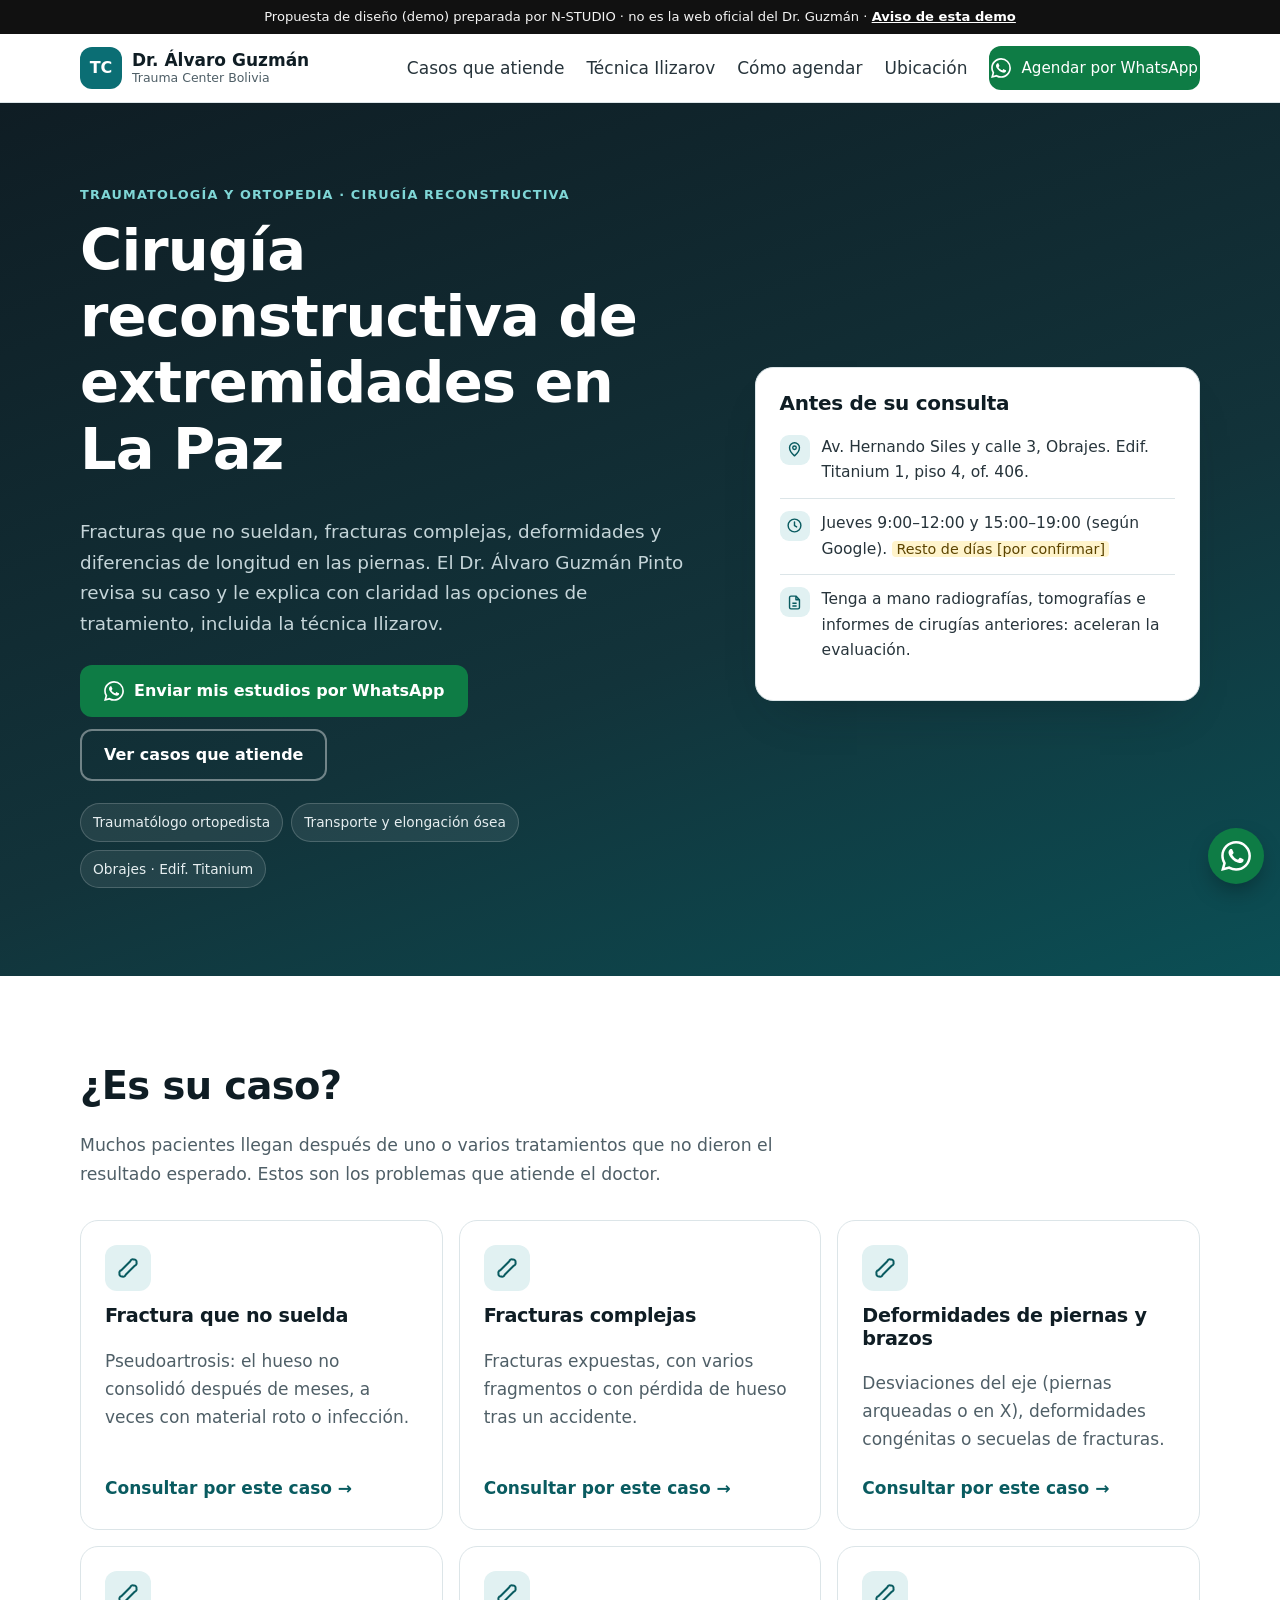
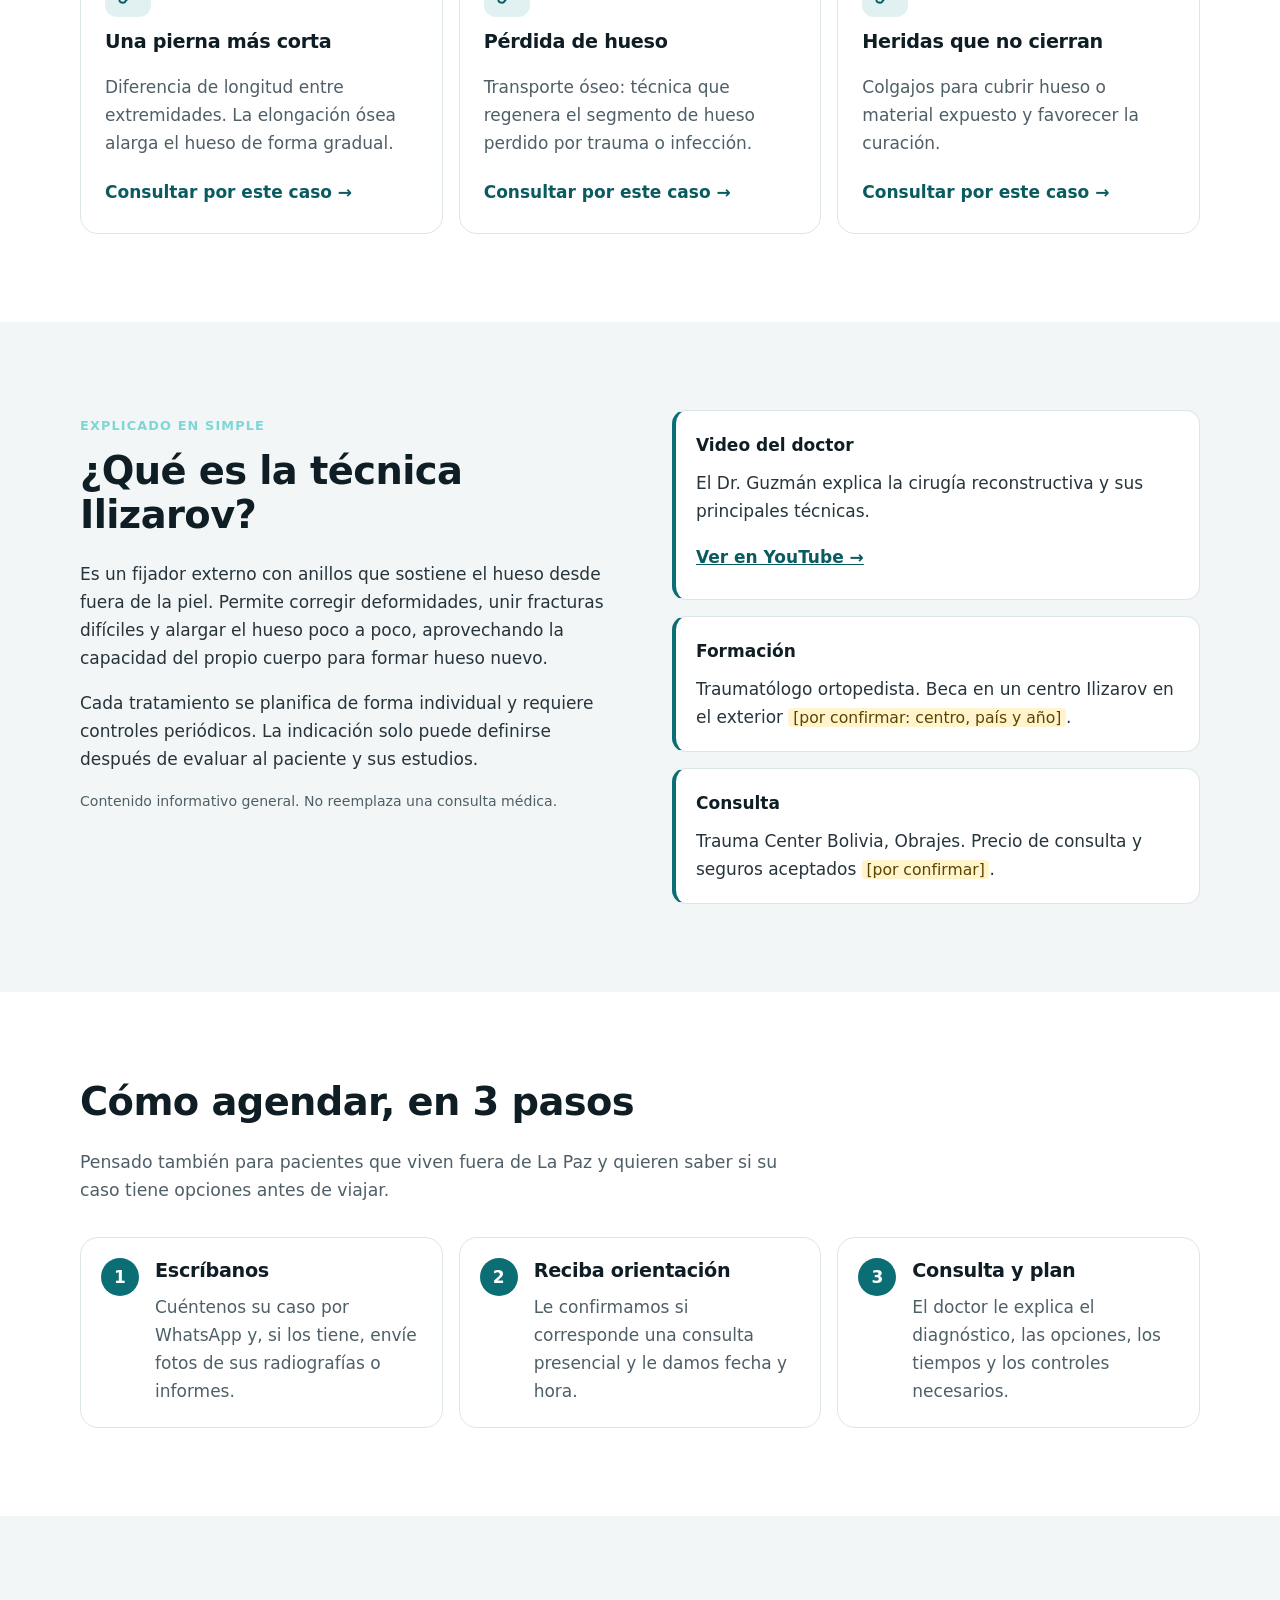
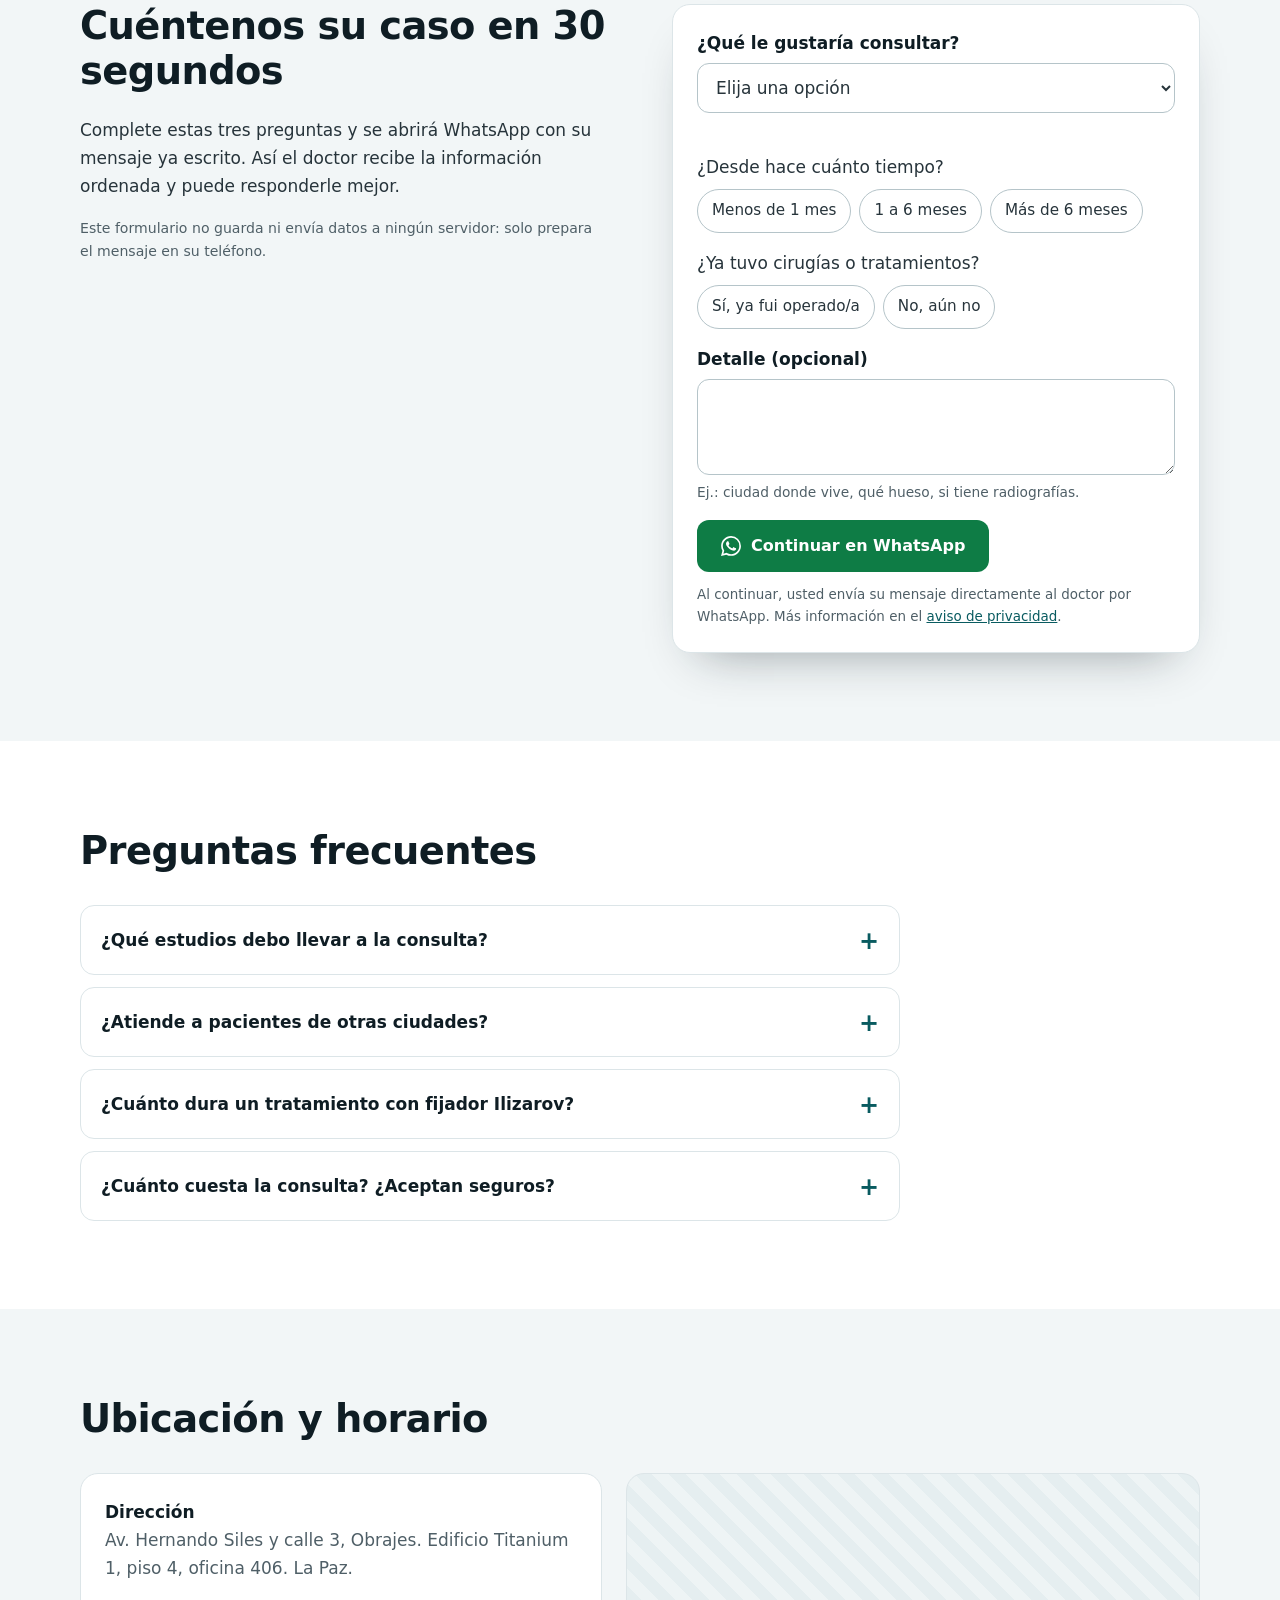
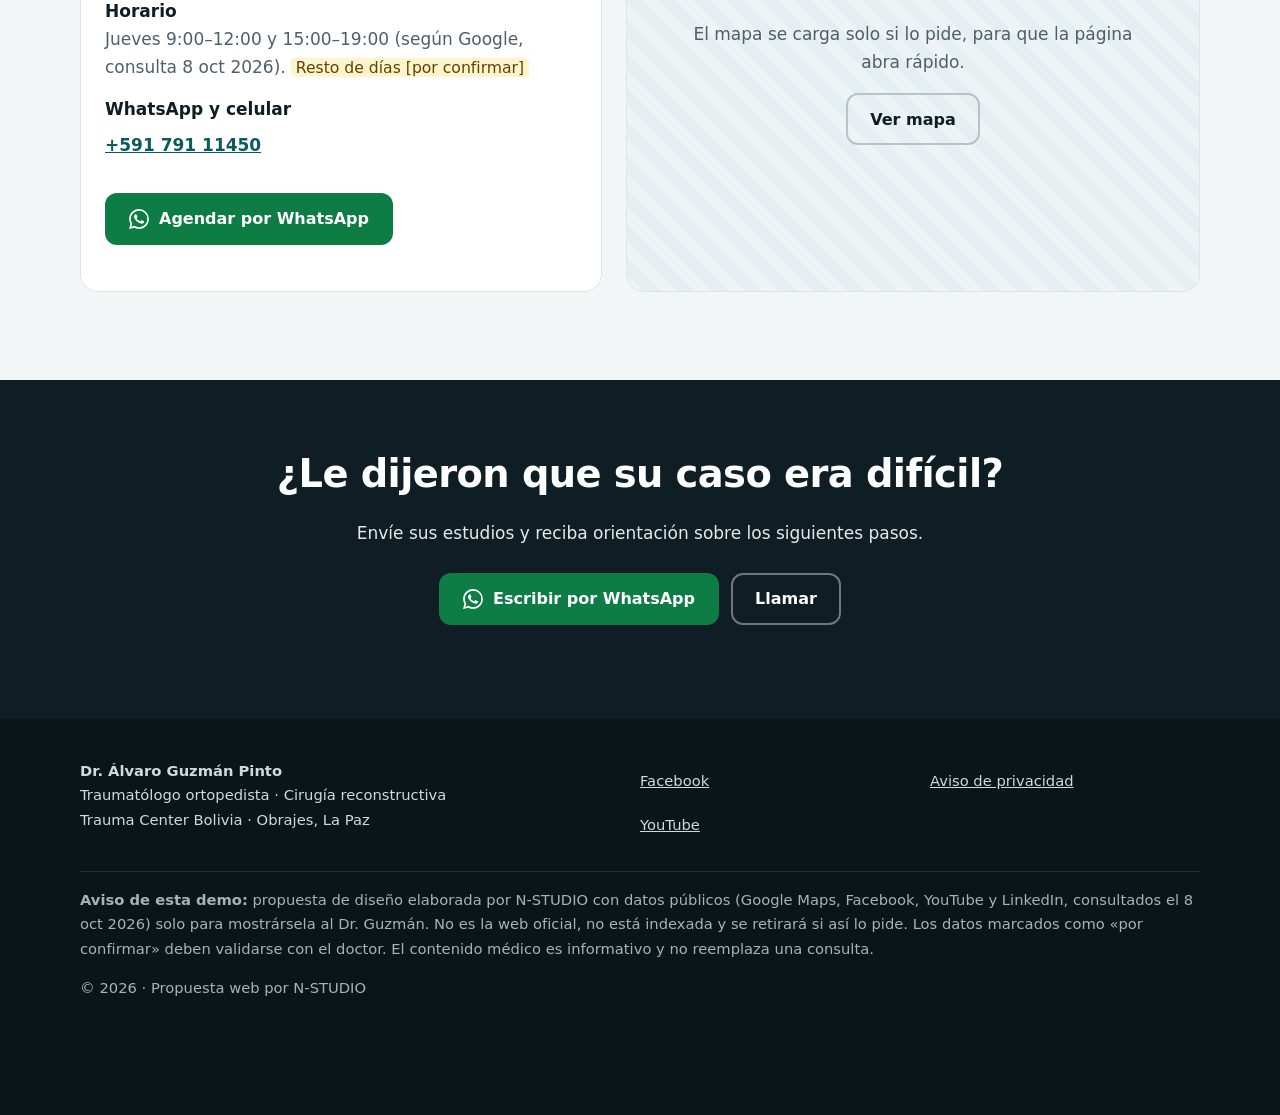
<file: demos/dr-alvaro-guzman/index.html>
<!doctype html>
<html lang="es-BO">
<head>
<meta charset="utf-8">
<meta name="viewport" content="width=device-width, initial-scale=1">
<title>Cirugía reconstructiva en La Paz | Dr. Álvaro Guzmán</title>
<meta name="description" content="Pseudoartrosis, fracturas complejas, deformidades y elongación ósea (técnica Ilizarov) en Obrajes, La Paz. Envíe sus estudios por WhatsApp.">
<link rel="canonical" href="https://nstudio-dr-guzman-demo.netlify.app/">
<meta name="robots" content="noindex, nofollow">
<meta name="theme-color" content="#0f1d24">
<meta property="og:type" content="website">
<meta property="og:locale" content="es_BO">
<meta property="og:title" content="Dr. Álvaro Guzmán Pinto · Cirugía reconstructiva en La Paz">
<meta property="og:description" content="Fracturas que no sueldan, deformidades y elongación ósea. Trauma Center Bolivia · Obrajes.">
<meta property="og:url" content="https://nstudio-dr-guzman-demo.netlify.app/">
<meta property="og:image" content="https://nstudio-dr-guzman-demo.netlify.app/img/og-dr-guzman.jpg">
<meta property="og:image:width" content="1200">
<meta property="og:image:height" content="630">
<meta name="twitter:card" content="summary_large_image">
<link rel="icon" href="img/favicon.svg" type="image/svg+xml">
<link rel="stylesheet" href="assets/estilos.css?v=20261008">
<script type="application/ld+json">
{
  "@context": "https://schema.org",
  "@type": "Physician",
  "name": "Dr. Álvaro Guzmán Pinto · Trauma Center Bolivia",
  "medicalSpecialty": "Musculoskeletal",
  "description": "Traumatólogo ortopedista. Cirugía reconstructiva de extremidades: pseudoartrosis, fracturas complejas, deformidades, transporte y elongación ósea (técnica Ilizarov).",
  "url": "https://nstudio-dr-guzman-demo.netlify.app/",
  "image": "https://nstudio-dr-guzman-demo.netlify.app/img/og-dr-guzman.jpg",
  "telephone": "+59179111450",
  "address": {
    "@type": "PostalAddress",
    "streetAddress": "Av. Hernando Siles y calle 3, Edif. Titanium 1, piso 4, of. 406",
    "addressLocality": "La Paz",
    "addressRegion": "La Paz",
    "addressCountry": "BO"
  },
  "openingHours": ["Th 09:00-12:00", "Th 15:00-19:00"],
  "sameAs": [
    "https://www.facebook.com/traumacenterbolivia/",
    "https://bo.linkedin.com/in/alvaro-guzman-pinto-7829b8171"
  ]
}
</script>
</head>
<body data-wa="59179111450" data-doctor="Dr. Guzmán">
<svg class="sr-only" aria-hidden="true" focusable="false">
  <symbol id="i-wa" viewBox="0 0 24 24"><path fill="currentColor" d="M17.47 14.38c-.3-.15-1.76-.87-2.03-.97-.27-.1-.47-.15-.67.15-.2.3-.77.97-.94 1.16-.17.2-.35.22-.64.08-.3-.15-1.26-.46-2.39-1.48-.88-.79-1.48-1.76-1.65-2.06-.17-.3-.02-.46.13-.6.13-.14.3-.35.45-.52.15-.17.2-.3.3-.5.1-.2.05-.37-.03-.52-.07-.15-.67-1.61-.92-2.2-.24-.58-.49-.5-.67-.51h-.57c-.2 0-.52.07-.79.37-.27.3-1.04 1.02-1.04 2.48s1.07 2.88 1.21 3.07c.15.2 2.1 3.2 5.08 4.49.71.31 1.26.49 1.69.63.71.22 1.36.19 1.87.12.57-.09 1.76-.72 2.01-1.41.25-.7.25-1.29.17-1.41-.07-.13-.27-.2-.57-.35m-5.42 7.4h-.01a9.87 9.87 0 0 1-5.03-1.38l-.36-.21-3.74.98 1-3.65-.24-.37a9.86 9.86 0 0 1-1.51-5.26c0-5.45 4.44-9.88 9.89-9.88a9.83 9.83 0 0 1 9.88 9.89c0 5.45-4.44 9.88-9.88 9.88m8.41-18.3A11.82 11.82 0 0 0 12.05 0C5.5 0 .16 5.34.16 11.89c0 2.1.55 4.14 1.59 5.95L.06 24l6.3-1.65a11.88 11.88 0 0 0 5.68 1.45h.01c6.55 0 11.89-5.34 11.89-11.89a11.82 11.82 0 0 0-3.48-8.41z"/></symbol>
  <symbol id="i-pin" viewBox="0 0 24 24"><path fill="none" stroke="currentColor" stroke-width="2" stroke-linecap="round" stroke-linejoin="round" d="M12 21s-7-6.1-7-11.5A7 7 0 0 1 19 9.5C19 14.9 12 21 12 21z"/><circle cx="12" cy="9.5" r="2.5" fill="none" stroke="currentColor" stroke-width="2"/></symbol>
  <symbol id="i-clock" viewBox="0 0 24 24"><circle cx="12" cy="12" r="9" fill="none" stroke="currentColor" stroke-width="2"/><path fill="none" stroke="currentColor" stroke-width="2" stroke-linecap="round" d="M12 7v5l3 2"/></symbol>
  <symbol id="i-file" viewBox="0 0 24 24"><path fill="none" stroke="currentColor" stroke-width="2" stroke-linejoin="round" d="M14 3H7a2 2 0 0 0-2 2v14a2 2 0 0 0 2 2h10a2 2 0 0 0 2-2V8z"/><path fill="none" stroke="currentColor" stroke-width="2" stroke-linejoin="round" d="M14 3v5h5M9 13h6M9 17h6"/></symbol>
  <symbol id="i-bone" viewBox="0 0 24 24"><path fill="none" stroke="currentColor" stroke-width="2" stroke-linejoin="round" d="M17.5 3.5a2.5 2.5 0 0 1 3 3 2.5 2.5 0 0 1-1.8 3.2L9.7 18.7a2.5 2.5 0 0 1-3.2 1.8 2.5 2.5 0 0 1-3-3 2.5 2.5 0 0 1 1.8-3.2l9-9a2.5 2.5 0 0 1 3.2-1.8z"/></symbol>
  <symbol id="i-menu" viewBox="0 0 24 24"><path fill="none" stroke="currentColor" stroke-width="2" stroke-linecap="round" d="M4 7h16M4 12h16M4 17h16"/></symbol>
</svg>

<a class="skip" href="#contenido">Saltar al contenido</a>
<div class="demo-bar">Propuesta de diseño (demo) preparada por N-STUDIO · no es la web oficial del Dr. Guzmán · <a href="#aviso-demo">Aviso de esta demo</a></div>

<header class="site-header">
  <nav class="wrap nav" aria-label="Principal">
    <a class="brand" href="#inicio"><span class="brand-mark" aria-hidden="true">TC</span><span>Dr. Álvaro Guzmán<small>Trauma Center Bolivia</small></span></a>
    <button class="menu-btn" type="button" aria-expanded="false" aria-controls="menu" aria-label="Abrir menú"><svg aria-hidden="true"><use href="#i-menu"/></svg></button>
    <div class="nav-links" id="menu">
      <a href="#casos">Casos que atiende</a>
      <a href="#ilizarov">Técnica Ilizarov</a>
      <a href="#proceso">Cómo agendar</a>
      <a href="#ubicacion">Ubicación</a>
      <a class="btn btn-wa btn-sm" href="https://wa.me/59179111450?text=Hola%20Dr.%20Guzm%C3%A1n%2C%20quisiera%20agendar%20una%20consulta." target="_blank" rel="noopener"><svg aria-hidden="true"><use href="#i-wa"/></svg>Agendar por WhatsApp</a>
    </div>
  </nav>
</header>

<main id="contenido">
  <section class="hero" id="inicio">
    <div class="wrap hero-grid">
      <div>
        <span class="eyebrow">Traumatología y Ortopedia · Cirugía reconstructiva</span>
        <h1>Cirugía reconstructiva de extremidades en La Paz</h1>
        <p class="lead">Fracturas que no sueldan, fracturas complejas, deformidades y diferencias de longitud en las piernas. El Dr. Álvaro Guzmán Pinto revisa su caso y le explica con claridad las opciones de tratamiento, incluida la técnica Ilizarov.</p>
        <div class="cta-row">
          <a class="btn btn-wa" href="https://wa.me/59179111450?text=Hola%20Dr.%20Guzm%C3%A1n%2C%20quisiera%20enviarle%20mis%20estudios%20para%20una%20evaluaci%C3%B3n." target="_blank" rel="noopener"><svg aria-hidden="true"><use href="#i-wa"/></svg>Enviar mis estudios por WhatsApp</a>
          <a class="btn btn-ghost" href="#casos">Ver casos que atiende</a>
        </div>
        <ul class="trust" aria-label="Datos del especialista">
          <li>Traumatólogo ortopedista</li>
          <li>Transporte y elongación ósea</li>
          <li>Obrajes · Edif. Titanium</li>
        </ul>
      </div>
      <aside class="hero-card" aria-labelledby="antes-titulo">
        <h2 id="antes-titulo">Antes de su consulta</h2>
        <div class="row"><span class="k"><svg aria-hidden="true"><use href="#i-pin"/></svg></span><span>Av. Hernando Siles y calle 3, Obrajes. Edif. Titanium 1, piso 4, of. 406.</span></div>
        <div class="row"><span class="k"><svg aria-hidden="true"><use href="#i-clock"/></svg></span><span>Jueves 9:00–12:00 y 15:00–19:00 (según Google). <span class="pend">Resto de días [por confirmar]</span></span></div>
        <div class="row"><span class="k"><svg aria-hidden="true"><use href="#i-file"/></svg></span><span>Tenga a mano radiografías, tomografías e informes de cirugías anteriores: aceleran la evaluación.</span></div>
      </aside>
    </div>
  </section>

  <section class="section" id="casos" aria-labelledby="casos-titulo">
    <div class="wrap">
      <div class="section-head">
        <h2 id="casos-titulo">¿Es su caso?</h2>
        <p>Muchos pacientes llegan después de uno o varios tratamientos que no dieron el resultado esperado. Estos son los problemas que atiende el doctor.</p>
      </div>
      <div class="grid grid-2 grid-3">
        <article class="card">
          <div class="icon" aria-hidden="true"><svg><use href="#i-bone"/></svg></div>
          <h3>Fractura que no suelda</h3>
          <p>Pseudoartrosis: el hueso no consolidó después de meses, a veces con material roto o infección.</p>
          <a class="more" href="https://wa.me/59179111450?text=Hola%20Dr.%20Guzm%C3%A1n%2C%20tengo%20una%20fractura%20que%20no%20suelda%20y%20quisiera%20una%20evaluaci%C3%B3n." target="_blank" rel="noopener">Consultar por este caso →</a>
        </article>
        <article class="card">
          <div class="icon" aria-hidden="true"><svg><use href="#i-bone"/></svg></div>
          <h3>Fracturas complejas</h3>
          <p>Fracturas expuestas, con varios fragmentos o con pérdida de hueso tras un accidente.</p>
          <a class="more" href="https://wa.me/59179111450?text=Hola%20Dr.%20Guzm%C3%A1n%2C%20quisiera%20consultar%20por%20una%20fractura%20compleja." target="_blank" rel="noopener">Consultar por este caso →</a>
        </article>
        <article class="card">
          <div class="icon" aria-hidden="true"><svg><use href="#i-bone"/></svg></div>
          <h3>Deformidades de piernas y brazos</h3>
          <p>Desviaciones del eje (piernas arqueadas o en X), deformidades congénitas o secuelas de fracturas.</p>
          <a class="more" href="https://wa.me/59179111450?text=Hola%20Dr.%20Guzm%C3%A1n%2C%20quisiera%20consultar%20por%20una%20deformidad%20en%20la%20pierna%20o%20el%20brazo." target="_blank" rel="noopener">Consultar por este caso →</a>
        </article>
        <article class="card">
          <div class="icon" aria-hidden="true"><svg><use href="#i-bone"/></svg></div>
          <h3>Una pierna más corta</h3>
          <p>Diferencia de longitud entre extremidades. La elongación ósea alarga el hueso de forma gradual.</p>
          <a class="more" href="https://wa.me/59179111450?text=Hola%20Dr.%20Guzm%C3%A1n%2C%20quisiera%20consultar%20por%20diferencia%20de%20longitud%20en%20las%20piernas." target="_blank" rel="noopener">Consultar por este caso →</a>
        </article>
        <article class="card">
          <div class="icon" aria-hidden="true"><svg><use href="#i-bone"/></svg></div>
          <h3>Pérdida de hueso</h3>
          <p>Transporte óseo: técnica que regenera el segmento de hueso perdido por trauma o infección.</p>
          <a class="more" href="https://wa.me/59179111450?text=Hola%20Dr.%20Guzm%C3%A1n%2C%20quisiera%20consultar%20sobre%20transporte%20%C3%B3seo." target="_blank" rel="noopener">Consultar por este caso →</a>
        </article>
        <article class="card">
          <div class="icon" aria-hidden="true"><svg><use href="#i-bone"/></svg></div>
          <h3>Heridas que no cierran</h3>
          <p>Colgajos para cubrir hueso o material expuesto y favorecer la curación.</p>
          <a class="more" href="https://wa.me/59179111450?text=Hola%20Dr.%20Guzm%C3%A1n%2C%20quisiera%20consultar%20por%20una%20herida%20con%20hueso%20o%20material%20expuesto." target="_blank" rel="noopener">Consultar por este caso →</a>
        </article>
      </div>
    </div>
  </section>

  <section class="section alt" id="ilizarov" aria-labelledby="ili-titulo">
    <div class="wrap split">
      <div>
        <span class="eyebrow">Explicado en simple</span>
        <h2 id="ili-titulo">¿Qué es la técnica Ilizarov?</h2>
        <p>Es un fijador externo con anillos que sostiene el hueso desde fuera de la piel. Permite corregir deformidades, unir fracturas difíciles y alargar el hueso poco a poco, aprovechando la capacidad del propio cuerpo para formar hueso nuevo.</p>
        <p>Cada tratamiento se planifica de forma individual y requiere controles periódicos. La indicación solo puede definirse después de evaluar al paciente y sus estudios.</p>
        <p class="note">Contenido informativo general. No reemplaza una consulta médica.</p>
      </div>
      <div class="grid">
        <div class="case"><strong>Video del doctor</strong><span>El Dr. Guzmán explica la cirugía reconstructiva y sus principales técnicas.</span><a class="tel" href="https://www.youtube.com/watch?v=FZ9-sJ7cg3k" target="_blank" rel="noopener">Ver en YouTube →</a></div>
        <div class="case"><strong>Formación</strong><span>Traumatólogo ortopedista. Beca en un centro Ilizarov en el exterior <span class="pend">[por confirmar: centro, país y año]</span>.</span></div>
        <div class="case"><strong>Consulta</strong><span>Trauma Center Bolivia, Obrajes. Precio de consulta y seguros aceptados <span class="pend">[por confirmar]</span>.</span></div>
      </div>
    </div>
  </section>

  <section class="section" id="proceso" aria-labelledby="proceso-titulo">
    <div class="wrap">
      <div class="section-head">
        <h2 id="proceso-titulo">Cómo agendar, en 3 pasos</h2>
        <p>Pensado también para pacientes que viven fuera de La Paz y quieren saber si su caso tiene opciones antes de viajar.</p>
      </div>
      <ol class="steps">
        <li><h3>Escríbanos</h3><p>Cuéntenos su caso por WhatsApp y, si los tiene, envíe fotos de sus radiografías o informes.</p></li>
        <li><h3>Reciba orientación</h3><p>Le confirmamos si corresponde una consulta presencial y le damos fecha y hora.</p></li>
        <li><h3>Consulta y plan</h3><p>El doctor le explica el diagnóstico, las opciones, los tiempos y los controles necesarios.</p></li>
      </ol>
    </div>
  </section>

  <section class="section alt" id="orientar" aria-labelledby="orientar-titulo">
    <div class="wrap split">
      <div>
        <h2 id="orientar-titulo">Cuéntenos su caso en 30 segundos</h2>
        <p>Complete estas tres preguntas y se abrirá WhatsApp con su mensaje ya escrito. Así el doctor recibe la información ordenada y puede responderle mejor.</p>
        <p class="note">Este formulario no guarda ni envía datos a ningún servidor: solo prepara el mensaje en su teléfono.</p>
      </div>
      <form class="triage" id="orientacion" novalidate>
        <div class="field">
          <label for="zona">¿Qué le gustaría consultar?</label>
          <select id="zona" name="zona" required aria-describedby="zona-error">
            <option value="">Elija una opción</option>
            <option>Fractura que no suelda (pseudoartrosis)</option>
            <option>Fractura compleja o reciente</option>
            <option>Deformidad de pierna o brazo</option>
            <option>Diferencia de longitud de piernas</option>
            <option>Pérdida de hueso o infección</option>
            <option>Otro problema de huesos o articulaciones</option>
          </select>
          <span class="error" id="zona-error" role="alert"></span>
        </div>
        <fieldset class="chips">
          <legend>¿Desde hace cuánto tiempo?</legend>
          <label><input type="radio" name="tiempo" value="menos de 1 mes"><span>Menos de 1 mes</span></label>
          <label><input type="radio" name="tiempo" value="1 a 6 meses"><span>1 a 6 meses</span></label>
          <label><input type="radio" name="tiempo" value="más de 6 meses"><span>Más de 6 meses</span></label>
        </fieldset>
        <fieldset class="chips">
          <legend>¿Ya tuvo cirugías o tratamientos?</legend>
          <label><input type="radio" name="estudios" value="sí, ya fui operado/a"><span>Sí, ya fui operado/a</span></label>
          <label><input type="radio" name="estudios" value="no, aún no"><span>No, aún no</span></label>
        </fieldset>
        <div class="field">
          <label for="detalle">Detalle (opcional)</label>
          <textarea id="detalle" name="detalle" maxlength="400" aria-describedby="detalle-hint"></textarea>
          <span class="hint" id="detalle-hint">Ej.: ciudad donde vive, qué hueso, si tiene radiografías.</span>
        </div>
        <button class="btn btn-wa" type="submit"><svg aria-hidden="true"><use href="#i-wa"/></svg>Continuar en WhatsApp</button>
        <p class="privacy-note">Al continuar, usted envía su mensaje directamente al doctor por WhatsApp. Más información en el <a href="privacidad.html">aviso de privacidad</a>.</p>
      </form>
    </div>
  </section>

  <section class="section" id="preguntas" aria-labelledby="faq-titulo">
    <div class="wrap">
      <div class="section-head"><h2 id="faq-titulo">Preguntas frecuentes</h2></div>
      <div class="faq">
        <details><summary>¿Qué estudios debo llevar a la consulta?</summary><p>Radiografías y tomografías recientes, informes de cirugías anteriores y la lista de medicamentos que toma. Si no tiene estudios, el doctor le indicará cuáles pedir.</p></details>
        <details><summary>¿Atiende a pacientes de otras ciudades?</summary><p>Puede enviar sus estudios por WhatsApp para una primera orientación antes de viajar. <span class="pend">[por confirmar con el doctor]</span></p></details>
        <details><summary>¿Cuánto dura un tratamiento con fijador Ilizarov?</summary><p>Depende del caso: suele requerir varios meses y controles frecuentes. El doctor le dará un estimado después de evaluarle.</p></details>
        <details><summary>¿Cuánto cuesta la consulta? ¿Aceptan seguros?</summary><p><span class="pend">[por confirmar: precio de consulta y seguros o cajas de salud aceptadas]</span></p></details>
      </div>
    </div>
  </section>

  <section class="section alt" id="ubicacion" aria-labelledby="ubi-titulo">
    <div class="wrap">
      <div class="section-head"><h2 id="ubi-titulo">Ubicación y horario</h2></div>
      <div class="loc">
        <div class="loc-box">
          <dl>
            <div><dt>Dirección</dt><dd>Av. Hernando Siles y calle 3, Obrajes. Edificio Titanium 1, piso 4, oficina 406. La Paz.</dd></div>
            <div><dt>Horario</dt><dd>Jueves 9:00–12:00 y 15:00–19:00 (según Google, consulta 8 oct 2026). <span class="pend">Resto de días [por confirmar]</span></dd></div>
            <div><dt>WhatsApp y celular</dt><dd><a class="tel" href="tel:+59179111450">+591 791 11450</a></dd></div>
          </dl>
          <div class="cta-row"><a class="btn btn-wa" href="https://wa.me/59179111450?text=Hola%20Dr.%20Guzm%C3%A1n%2C%20quisiera%20agendar%20una%20consulta." target="_blank" rel="noopener"><svg aria-hidden="true"><use href="#i-wa"/></svg>Agendar por WhatsApp</a></div>
        </div>
        <div class="map">
          <div>
            <p>El mapa se carga solo si lo pide, para que la página abra rápido.</p>
            <button class="btn btn-ghost" type="button" data-load-map="Edificio Titanium, Av. Hernando Siles y calle 3, Obrajes, La Paz, Bolivia">Ver mapa</button>
          </div>
        </div>
      </div>
    </div>
  </section>

  <section class="final">
    <div class="wrap">
      <h2>¿Le dijeron que su caso era difícil?</h2>
      <p>Envíe sus estudios y reciba orientación sobre los siguientes pasos.</p>
      <div class="cta-row">
        <a class="btn btn-wa" href="https://wa.me/59179111450?text=Hola%20Dr.%20Guzm%C3%A1n%2C%20quisiera%20enviarle%20mis%20estudios%20para%20una%20evaluaci%C3%B3n." target="_blank" rel="noopener"><svg aria-hidden="true"><use href="#i-wa"/></svg>Escribir por WhatsApp</a>
        <a class="btn btn-ghost" href="tel:+59179111450">Llamar</a>
      </div>
    </div>
  </section>
</main>

<footer class="site-footer">
  <div class="wrap">
    <div class="foot-grid">
      <div><strong>Dr. Álvaro Guzmán Pinto</strong><br>Traumatólogo ortopedista · Cirugía reconstructiva<br>Trauma Center Bolivia · Obrajes, La Paz</div>
      <div><a href="https://www.facebook.com/traumacenterbolivia/" target="_blank" rel="noopener">Facebook</a><br><a href="https://www.youtube.com/watch?v=FZ9-sJ7cg3k" target="_blank" rel="noopener">YouTube</a></div>
      <div><a href="privacidad.html">Aviso de privacidad</a></div>
    </div>
    <div class="legal" id="aviso-demo">
      <p><strong>Aviso de esta demo:</strong> propuesta de diseño elaborada por N-STUDIO con datos públicos (Google Maps, Facebook, YouTube y LinkedIn, consultados el 8 oct 2026) solo para mostrársela al Dr. Guzmán. No es la web oficial, no está indexada y se retirará si así lo pide. Los datos marcados como «por confirmar» deben validarse con el doctor. El contenido médico es informativo y no reemplaza una consulta.</p>
      <p>© <span id="year">2026</span> · Propuesta web por N-STUDIO</p>
    </div>
  </div>
</footer>

<a class="wa-float" href="https://wa.me/59179111450?text=Hola%20Dr.%20Guzm%C3%A1n%2C%20quisiera%20agendar%20una%20consulta." target="_blank" rel="noopener" aria-label="Escribir por WhatsApp"><svg aria-hidden="true"><use href="#i-wa"/></svg></a>
<script src="assets/app.js?v=20261008" defer></script>
</body>
</html>
</file>
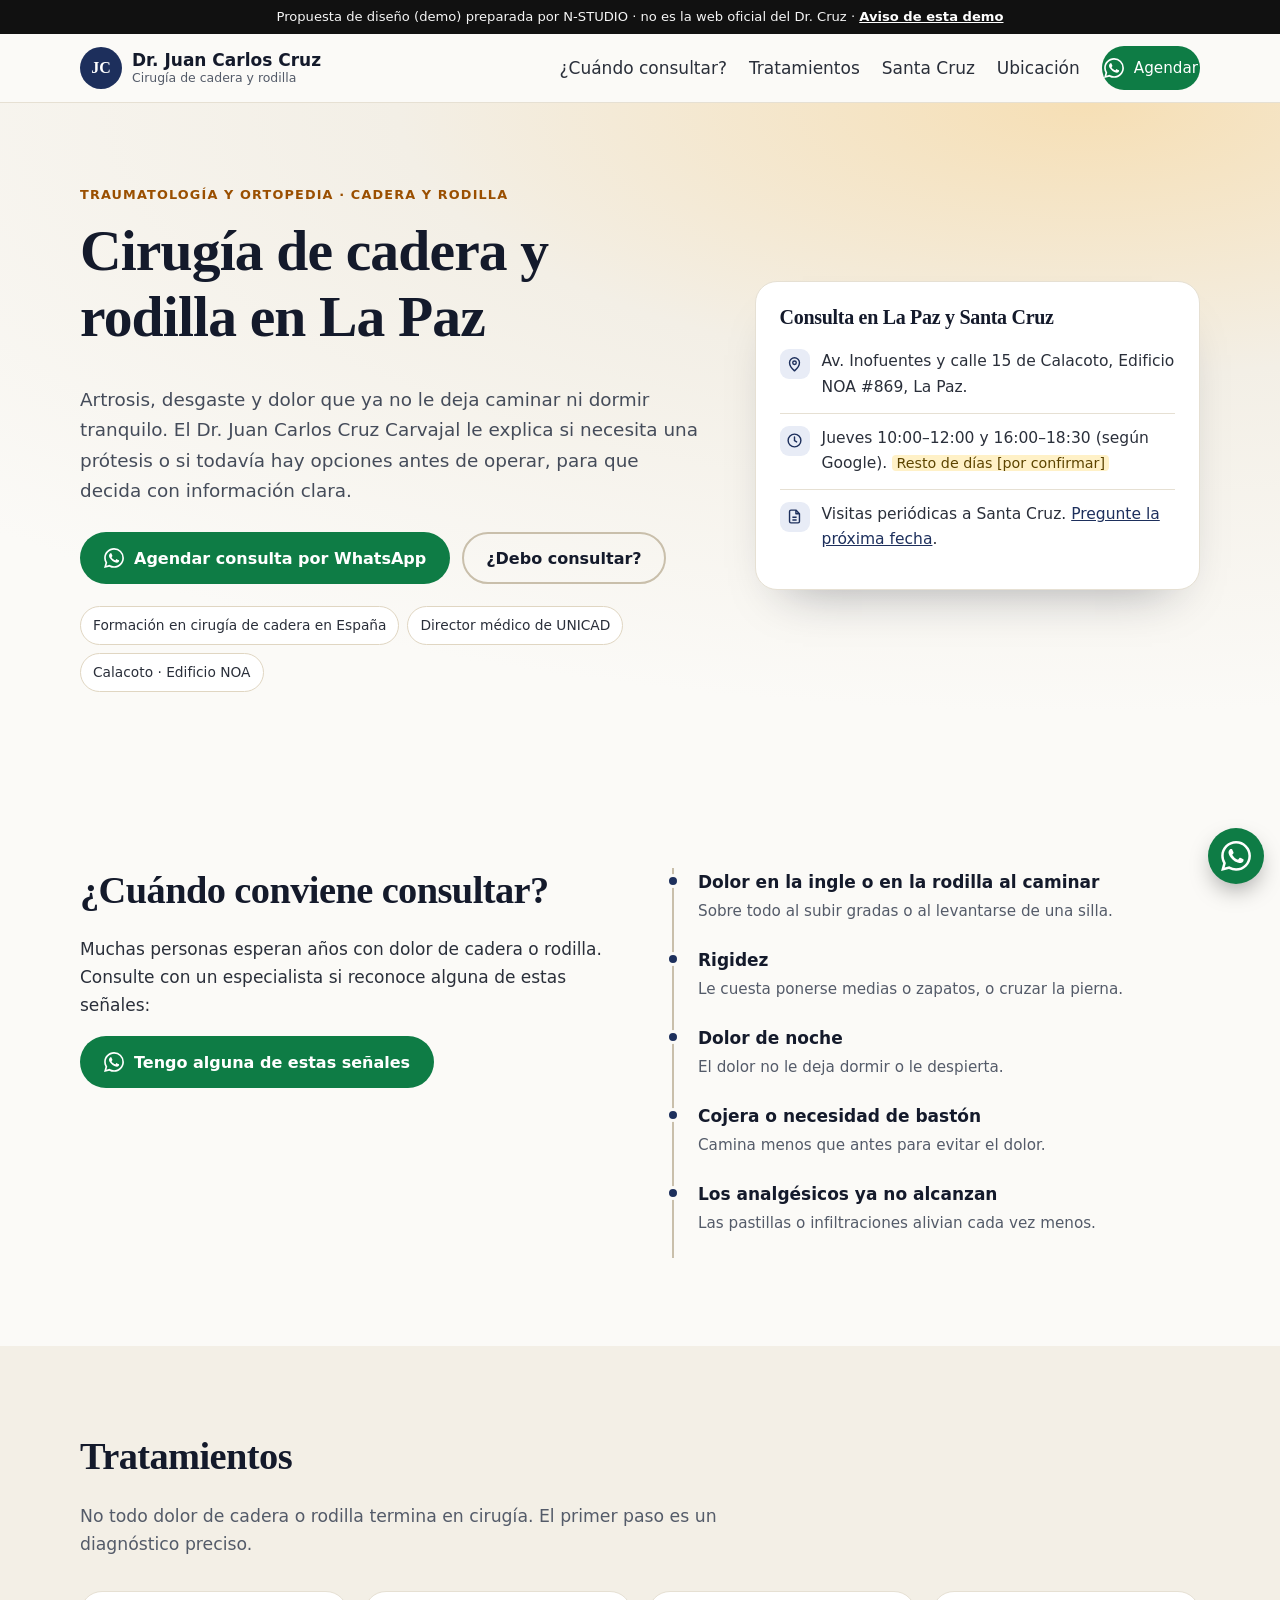
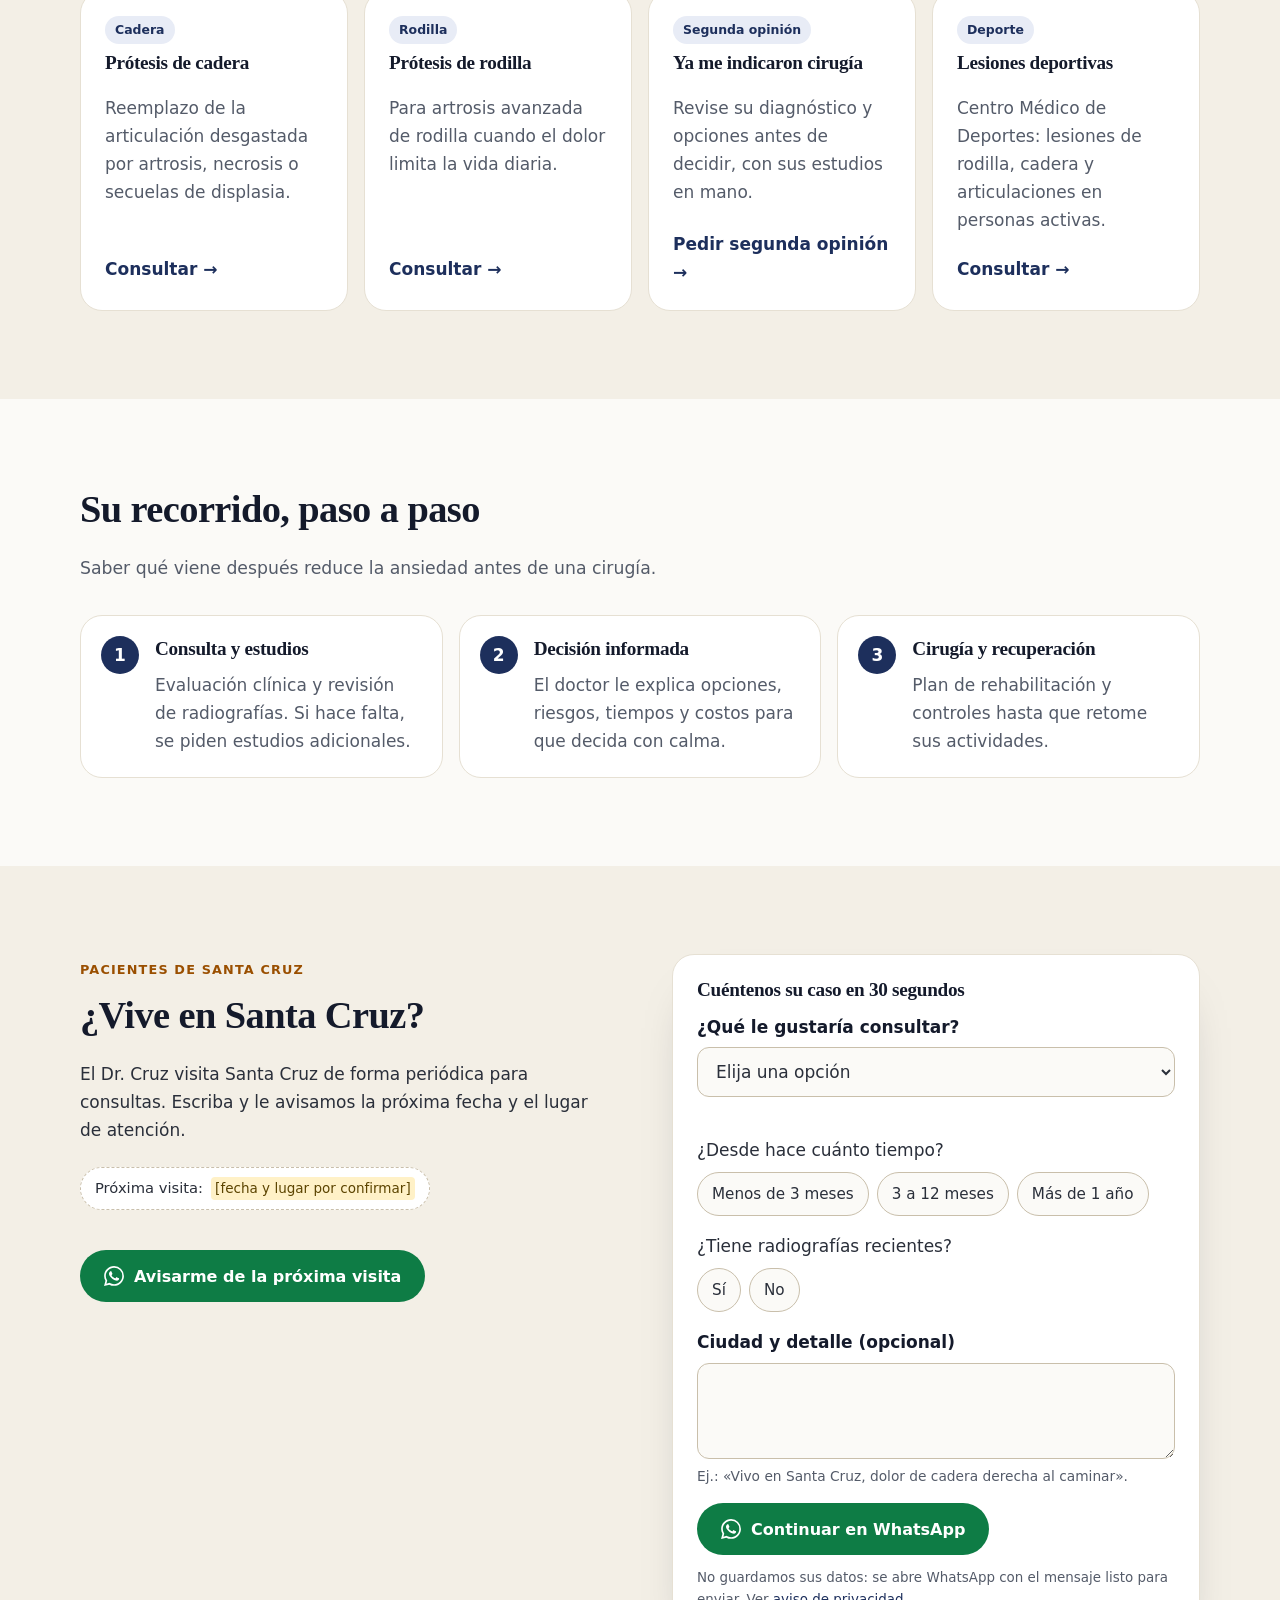
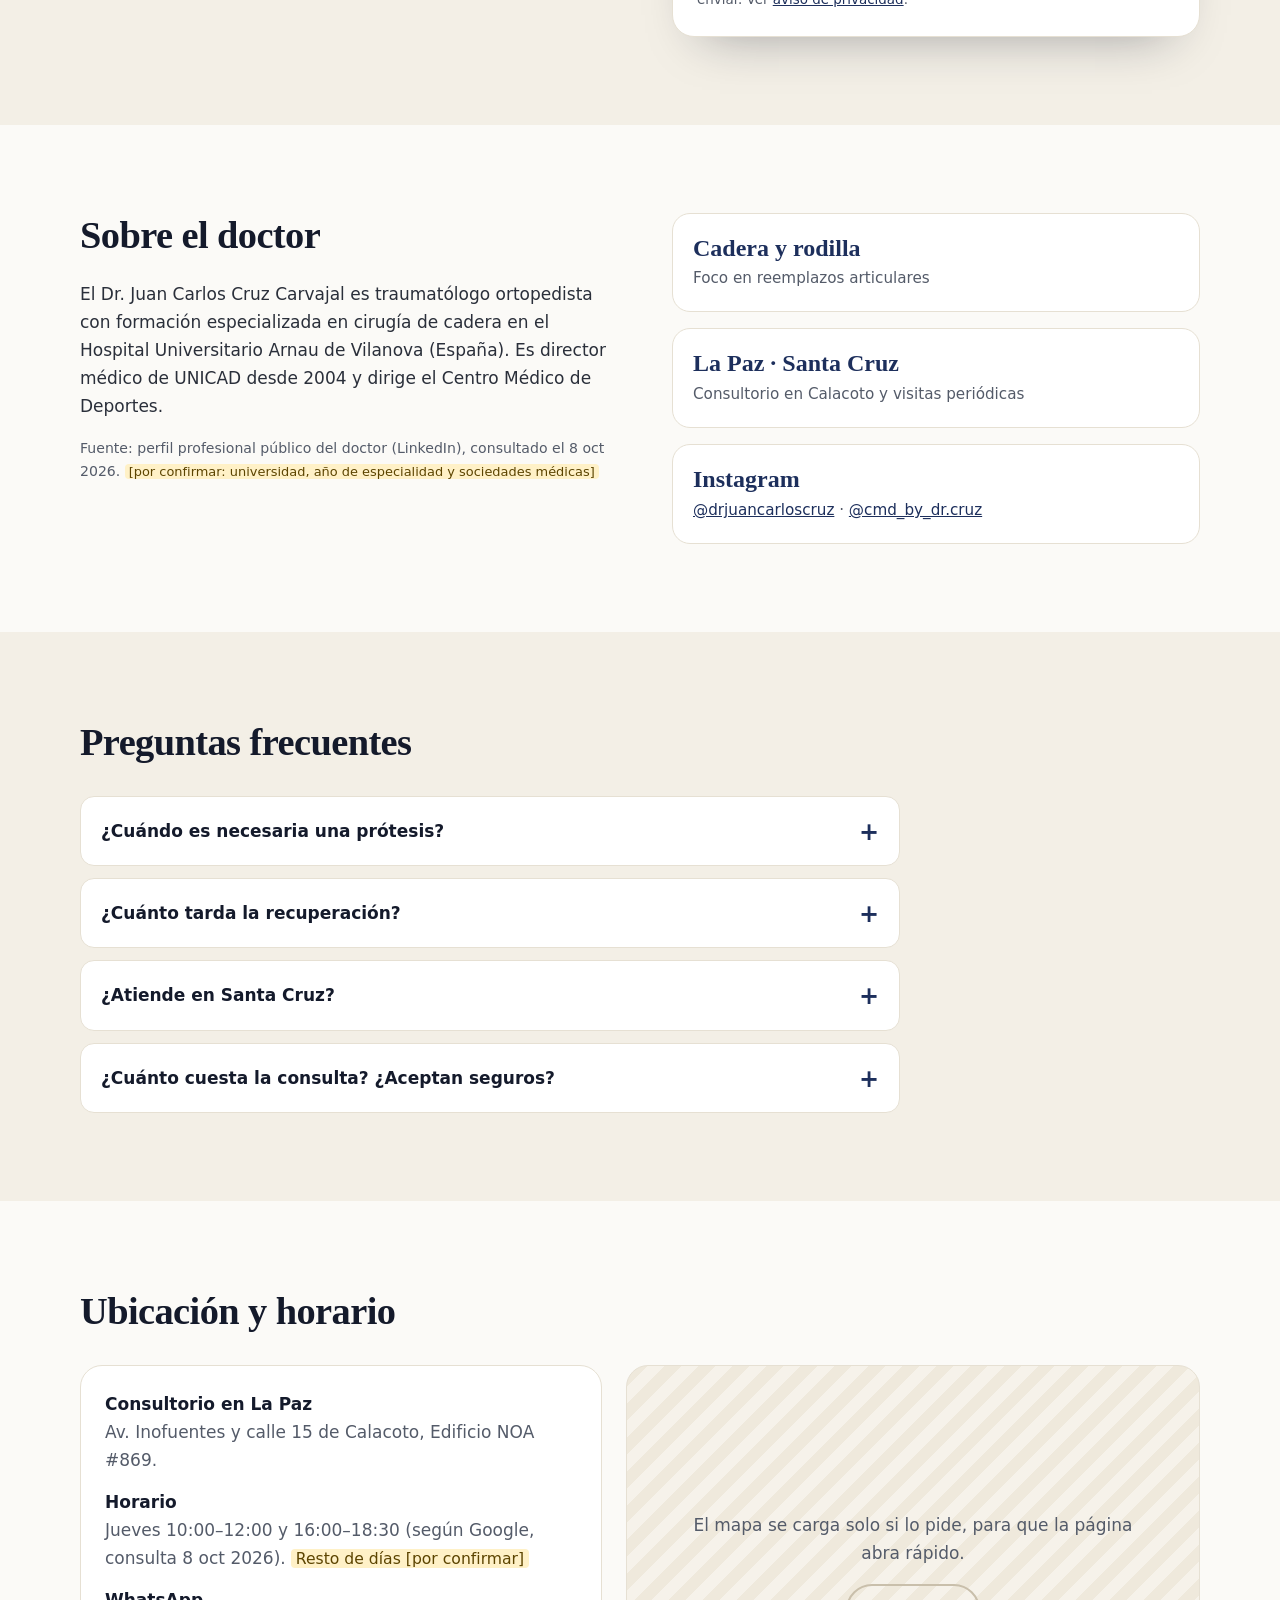
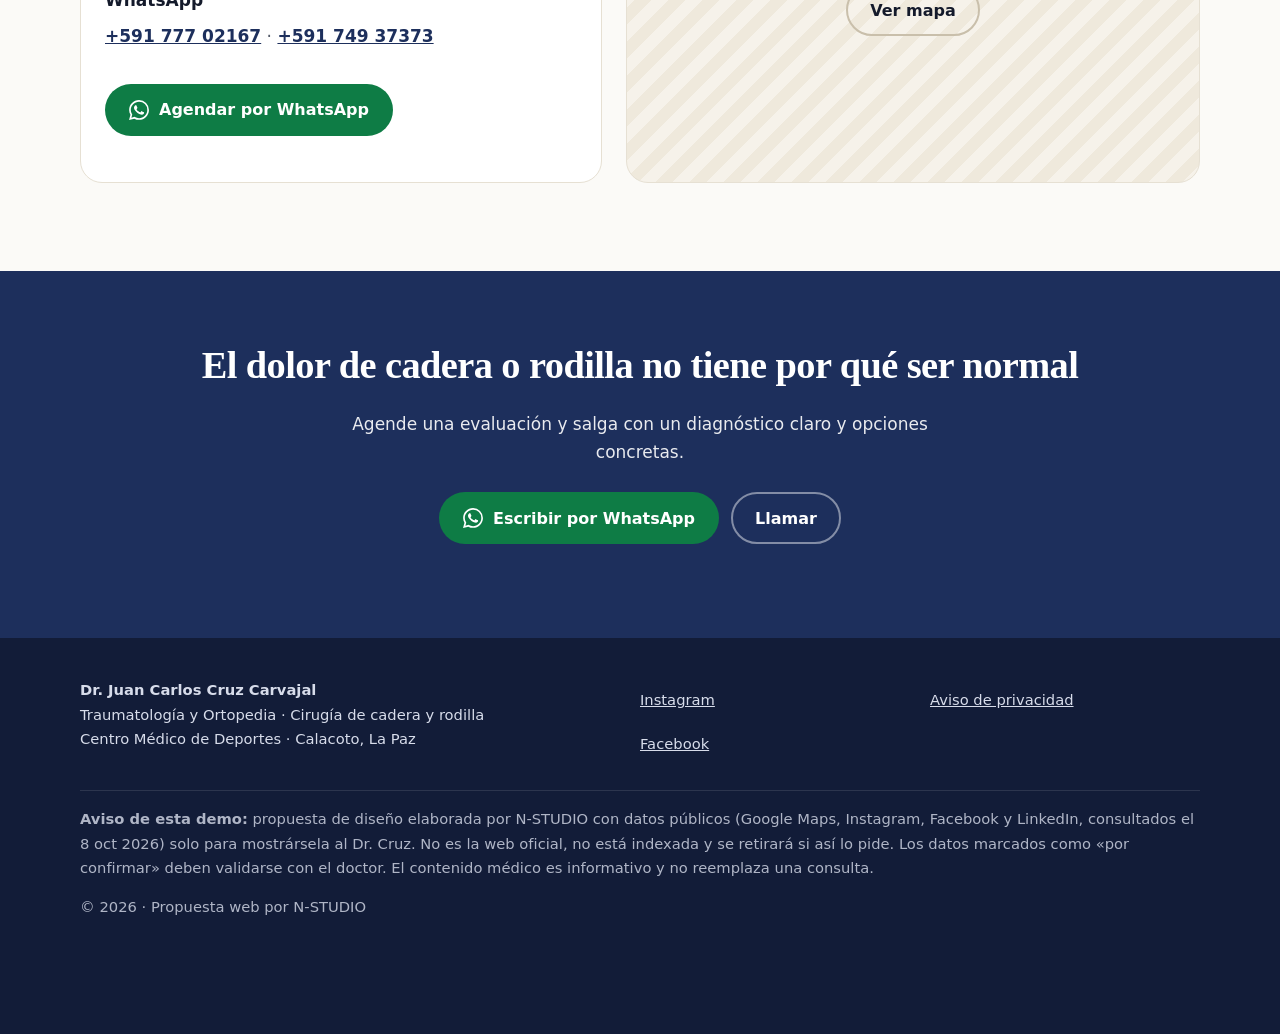
<file: demos/dr-juan-carlos-cruz/index.html>
<!doctype html>
<html lang="es-BO">
<head>
<meta charset="utf-8">
<meta name="viewport" content="width=device-width, initial-scale=1">
<title>Cirugía de cadera y rodilla en La Paz | Dr. Juan Carlos Cruz</title>
<meta name="description" content="Dolor de cadera o rodilla, artrosis y prótesis. Consultorio en Calacoto, La Paz, y visitas a Santa Cruz. Agende por WhatsApp.">
<link rel="canonical" href="https://nstudio-dr-cruz-demo.netlify.app/">
<meta name="robots" content="noindex, nofollow">
<meta name="theme-color" content="#1d2f5c">
<meta property="og:type" content="website">
<meta property="og:locale" content="es_BO">
<meta property="og:title" content="Dr. Juan Carlos Cruz Carvajal · Cirugía de cadera y rodilla">
<meta property="og:description" content="Artrosis y prótesis de cadera y rodilla. Calacoto, La Paz · visitas a Santa Cruz.">
<meta property="og:url" content="https://nstudio-dr-cruz-demo.netlify.app/">
<meta property="og:image" content="https://nstudio-dr-cruz-demo.netlify.app/img/og-dr-cruz.jpg">
<meta property="og:image:width" content="1200">
<meta property="og:image:height" content="630">
<meta name="twitter:card" content="summary_large_image">
<link rel="icon" href="img/favicon.svg" type="image/svg+xml">
<link rel="stylesheet" href="assets/estilos.css?v=20261008">
<script type="application/ld+json">
{
  "@context": "https://schema.org",
  "@type": "Physician",
  "name": "Dr. Juan Carlos Cruz Carvajal · Centro Médico de Deportes",
  "medicalSpecialty": "Musculoskeletal",
  "description": "Traumatólogo ortopedista especializado en cirugía de cadera y rodilla: artrosis, prótesis y lesiones deportivas.",
  "url": "https://nstudio-dr-cruz-demo.netlify.app/",
  "image": "https://nstudio-dr-cruz-demo.netlify.app/img/og-dr-cruz.jpg",
  "telephone": "+59177702167",
  "address": {
    "@type": "PostalAddress",
    "streetAddress": "Av. Inofuentes y calle 15 de Calacoto, Edificio NOA #869",
    "addressLocality": "La Paz",
    "addressRegion": "La Paz",
    "addressCountry": "BO"
  },
  "openingHours": ["Th 10:00-12:00", "Th 16:00-18:30"],
  "sameAs": [
    "https://www.instagram.com/drjuancarloscruz/",
    "https://www.instagram.com/cmd_by_dr.cruz/",
    "https://www.facebook.com/CentroMedicodeDeportes/"
  ]
}
</script>
</head>
<body data-wa="59177702167" data-doctor="Dr. Cruz">
<svg class="sr-only" aria-hidden="true" focusable="false">
  <symbol id="i-wa" viewBox="0 0 24 24"><path fill="currentColor" d="M17.47 14.38c-.3-.15-1.76-.87-2.03-.97-.27-.1-.47-.15-.67.15-.2.3-.77.97-.94 1.16-.17.2-.35.22-.64.08-.3-.15-1.26-.46-2.39-1.48-.88-.79-1.48-1.76-1.65-2.06-.17-.3-.02-.46.13-.6.13-.14.3-.35.45-.52.15-.17.2-.3.3-.5.1-.2.05-.37-.03-.52-.07-.15-.67-1.61-.92-2.2-.24-.58-.49-.5-.67-.51h-.57c-.2 0-.52.07-.79.37-.27.3-1.04 1.02-1.04 2.48s1.07 2.88 1.21 3.07c.15.2 2.1 3.2 5.08 4.49.71.31 1.26.49 1.69.63.71.22 1.36.19 1.87.12.57-.09 1.76-.72 2.01-1.41.25-.7.25-1.29.17-1.41-.07-.13-.27-.2-.57-.35m-5.42 7.4h-.01a9.87 9.87 0 0 1-5.03-1.38l-.36-.21-3.74.98 1-3.65-.24-.37a9.86 9.86 0 0 1-1.51-5.26c0-5.45 4.44-9.88 9.89-9.88a9.83 9.83 0 0 1 9.88 9.89c0 5.45-4.44 9.88-9.88 9.88m8.41-18.3A11.82 11.82 0 0 0 12.05 0C5.5 0 .16 5.34.16 11.89c0 2.1.55 4.14 1.59 5.95L.06 24l6.3-1.65a11.88 11.88 0 0 0 5.68 1.45h.01c6.55 0 11.89-5.34 11.89-11.89a11.82 11.82 0 0 0-3.48-8.41z"/></symbol>
  <symbol id="i-pin" viewBox="0 0 24 24"><path fill="none" stroke="currentColor" stroke-width="2" stroke-linecap="round" stroke-linejoin="round" d="M12 21s-7-6.1-7-11.5A7 7 0 0 1 19 9.5C19 14.9 12 21 12 21z"/><circle cx="12" cy="9.5" r="2.5" fill="none" stroke="currentColor" stroke-width="2"/></symbol>
  <symbol id="i-clock" viewBox="0 0 24 24"><circle cx="12" cy="12" r="9" fill="none" stroke="currentColor" stroke-width="2"/><path fill="none" stroke="currentColor" stroke-width="2" stroke-linecap="round" d="M12 7v5l3 2"/></symbol>
  <symbol id="i-file" viewBox="0 0 24 24"><path fill="none" stroke="currentColor" stroke-width="2" stroke-linejoin="round" d="M14 3H7a2 2 0 0 0-2 2v14a2 2 0 0 0 2 2h10a2 2 0 0 0 2-2V8z"/><path fill="none" stroke="currentColor" stroke-width="2" stroke-linejoin="round" d="M14 3v5h5M9 13h6M9 17h6"/></symbol>
  <symbol id="i-bone" viewBox="0 0 24 24"><path fill="none" stroke="currentColor" stroke-width="2" stroke-linejoin="round" d="M17.5 3.5a2.5 2.5 0 0 1 3 3 2.5 2.5 0 0 1-1.8 3.2L9.7 18.7a2.5 2.5 0 0 1-3.2 1.8 2.5 2.5 0 0 1-3-3 2.5 2.5 0 0 1 1.8-3.2l9-9a2.5 2.5 0 0 1 3.2-1.8z"/></symbol>
  <symbol id="i-menu" viewBox="0 0 24 24"><path fill="none" stroke="currentColor" stroke-width="2" stroke-linecap="round" d="M4 7h16M4 12h16M4 17h16"/></symbol>
</svg>

<a class="skip" href="#contenido">Saltar al contenido</a>
<div class="demo-bar">Propuesta de diseño (demo) preparada por N-STUDIO · no es la web oficial del Dr. Cruz · <a href="#aviso-demo">Aviso de esta demo</a></div>

<header class="site-header">
  <nav class="wrap nav" aria-label="Principal">
    <a class="brand" href="#inicio"><span class="brand-mark" aria-hidden="true">JC</span><span>Dr. Juan Carlos Cruz<small>Cirugía de cadera y rodilla</small></span></a>
    <button class="menu-btn" type="button" aria-expanded="false" aria-controls="menu" aria-label="Abrir menú"><svg aria-hidden="true"><use href="#i-menu"/></svg></button>
    <div class="nav-links" id="menu">
      <a href="#sintomas">¿Cuándo consultar?</a>
      <a href="#tratamientos">Tratamientos</a>
      <a href="#santa-cruz">Santa Cruz</a>
      <a href="#ubicacion">Ubicación</a>
      <a class="btn btn-wa btn-sm" href="https://wa.me/59177702167?text=Hola%20Dr.%20Cruz%2C%20quisiera%20agendar%20una%20consulta." target="_blank" rel="noopener"><svg aria-hidden="true"><use href="#i-wa"/></svg>Agendar</a>
    </div>
  </nav>
</header>

<main id="contenido">
  <section class="hero" id="inicio">
    <div class="wrap hero-grid">
      <div>
        <span class="eyebrow">Traumatología y Ortopedia · Cadera y rodilla</span>
        <h1>Cirugía de cadera y rodilla en La Paz</h1>
        <p class="lead">Artrosis, desgaste y dolor que ya no le deja caminar ni dormir tranquilo. El Dr. Juan Carlos Cruz Carvajal le explica si necesita una prótesis o si todavía hay opciones antes de operar, para que decida con información clara.</p>
        <div class="cta-row">
          <a class="btn btn-wa" href="https://wa.me/59177702167?text=Hola%20Dr.%20Cruz%2C%20tengo%20dolor%20de%20cadera%20o%20rodilla%20y%20quisiera%20agendar%20una%20consulta." target="_blank" rel="noopener"><svg aria-hidden="true"><use href="#i-wa"/></svg>Agendar consulta por WhatsApp</a>
          <a class="btn btn-ghost" href="#sintomas">¿Debo consultar?</a>
        </div>
        <ul class="trust" aria-label="Datos del especialista">
          <li>Formación en cirugía de cadera en España</li>
          <li>Director médico de UNICAD</li>
          <li>Calacoto · Edificio NOA</li>
        </ul>
      </div>
      <aside class="hero-card" aria-labelledby="ficha-titulo">
        <h2 id="ficha-titulo">Consulta en La Paz y Santa Cruz</h2>
        <div class="row"><span class="k"><svg aria-hidden="true"><use href="#i-pin"/></svg></span><span>Av. Inofuentes y calle 15 de Calacoto, Edificio NOA #869, La Paz.</span></div>
        <div class="row"><span class="k"><svg aria-hidden="true"><use href="#i-clock"/></svg></span><span>Jueves 10:00–12:00 y 16:00–18:30 (según Google). <span class="pend">Resto de días [por confirmar]</span></span></div>
        <div class="row"><span class="k"><svg aria-hidden="true"><use href="#i-file"/></svg></span><span>Visitas periódicas a Santa Cruz. <a href="#santa-cruz">Pregunte la próxima fecha</a>.</span></div>
      </aside>
    </div>
  </section>

  <section class="section" id="sintomas" aria-labelledby="sintomas-titulo">
    <div class="wrap split">
      <div>
        <h2 id="sintomas-titulo">¿Cuándo conviene consultar?</h2>
        <p>Muchas personas esperan años con dolor de cadera o rodilla. Consulte con un especialista si reconoce alguna de estas señales:</p>
        <a class="btn btn-wa" href="https://wa.me/59177702167?text=Hola%20Dr.%20Cruz%2C%20tengo%20algunas%20de%20estas%20se%C3%B1ales%20y%20quisiera%20una%20evaluaci%C3%B3n." target="_blank" rel="noopener"><svg aria-hidden="true"><use href="#i-wa"/></svg>Tengo alguna de estas señales</a>
      </div>
      <ul class="timeline">
        <li><strong>Dolor en la ingle o en la rodilla al caminar</strong><span>Sobre todo al subir gradas o al levantarse de una silla.</span></li>
        <li><strong>Rigidez</strong><span>Le cuesta ponerse medias o zapatos, o cruzar la pierna.</span></li>
        <li><strong>Dolor de noche</strong><span>El dolor no le deja dormir o le despierta.</span></li>
        <li><strong>Cojera o necesidad de bastón</strong><span>Camina menos que antes para evitar el dolor.</span></li>
        <li><strong>Los analgésicos ya no alcanzan</strong><span>Las pastillas o infiltraciones alivian cada vez menos.</span></li>
      </ul>
    </div>
  </section>

  <section class="section alt" id="tratamientos" aria-labelledby="trat-titulo">
    <div class="wrap">
      <div class="section-head">
        <h2 id="trat-titulo">Tratamientos</h2>
        <p>No todo dolor de cadera o rodilla termina en cirugía. El primer paso es un diagnóstico preciso.</p>
      </div>
      <div class="grid grid-2 grid-4">
        <article class="card">
          <span class="tag">Cadera</span>
          <h3>Prótesis de cadera</h3>
          <p>Reemplazo de la articulación desgastada por artrosis, necrosis o secuelas de displasia.</p>
          <a class="more" href="https://wa.me/59177702167?text=Hola%20Dr.%20Cruz%2C%20quisiera%20informaci%C3%B3n%20sobre%20pr%C3%B3tesis%20de%20cadera." target="_blank" rel="noopener">Consultar →</a>
        </article>
        <article class="card">
          <span class="tag">Rodilla</span>
          <h3>Prótesis de rodilla</h3>
          <p>Para artrosis avanzada de rodilla cuando el dolor limita la vida diaria.</p>
          <a class="more" href="https://wa.me/59177702167?text=Hola%20Dr.%20Cruz%2C%20quisiera%20informaci%C3%B3n%20sobre%20pr%C3%B3tesis%20de%20rodilla." target="_blank" rel="noopener">Consultar →</a>
        </article>
        <article class="card">
          <span class="tag">Segunda opinión</span>
          <h3>Ya me indicaron cirugía</h3>
          <p>Revise su diagnóstico y opciones antes de decidir, con sus estudios en mano.</p>
          <a class="more" href="https://wa.me/59177702167?text=Hola%20Dr.%20Cruz%2C%20me%20indicaron%20una%20cirug%C3%ADa%20y%20quisiera%20una%20segunda%20opini%C3%B3n." target="_blank" rel="noopener">Pedir segunda opinión →</a>
        </article>
        <article class="card">
          <span class="tag">Deporte</span>
          <h3>Lesiones deportivas</h3>
          <p>Centro Médico de Deportes: lesiones de rodilla, cadera y articulaciones en personas activas.</p>
          <a class="more" href="https://wa.me/59177702167?text=Hola%20Dr.%20Cruz%2C%20quisiera%20consultar%20por%20una%20lesi%C3%B3n%20deportiva." target="_blank" rel="noopener">Consultar →</a>
        </article>
      </div>
    </div>
  </section>

  <section class="section" id="recorrido" aria-labelledby="rec-titulo">
    <div class="wrap">
      <div class="section-head">
        <h2 id="rec-titulo">Su recorrido, paso a paso</h2>
        <p>Saber qué viene después reduce la ansiedad antes de una cirugía.</p>
      </div>
      <ol class="steps">
        <li><h3>Consulta y estudios</h3><p>Evaluación clínica y revisión de radiografías. Si hace falta, se piden estudios adicionales.</p></li>
        <li><h3>Decisión informada</h3><p>El doctor le explica opciones, riesgos, tiempos y costos para que decida con calma.</p></li>
        <li><h3>Cirugía y recuperación</h3><p>Plan de rehabilitación y controles hasta que retome sus actividades.</p></li>
      </ol>
    </div>
  </section>

  <section class="section alt" id="santa-cruz" aria-labelledby="scz-titulo">
    <div class="wrap split">
      <div>
        <span class="eyebrow">Pacientes de Santa Cruz</span>
        <h2 id="scz-titulo">¿Vive en Santa Cruz?</h2>
        <p>El Dr. Cruz visita Santa Cruz de forma periódica para consultas. Escriba y le avisamos la próxima fecha y el lugar de atención.</p>
        <p class="city-pill">Próxima visita: <span class="pend">[fecha y lugar por confirmar]</span></p>
        <div class="cta-row"><a class="btn btn-wa" href="https://wa.me/59177702167?text=Hola%20Dr.%20Cruz%2C%20vivo%20en%20Santa%20Cruz.%20%C2%BFCu%C3%A1ndo%20es%20su%20pr%C3%B3xima%20visita%3F" target="_blank" rel="noopener"><svg aria-hidden="true"><use href="#i-wa"/></svg>Avisarme de la próxima visita</a></div>
      </div>
      <form class="triage" id="orientacion" novalidate>
        <h3>Cuéntenos su caso en 30 segundos</h3>
        <div class="field">
          <label for="zona">¿Qué le gustaría consultar?</label>
          <select id="zona" name="zona" required aria-describedby="zona-error">
            <option value="">Elija una opción</option>
            <option>Dolor de cadera</option>
            <option>Dolor de rodilla</option>
            <option>Me indicaron prótesis: segunda opinión</option>
            <option>Lesión deportiva</option>
            <option>Control de una prótesis</option>
          </select>
          <span class="error" id="zona-error" role="alert"></span>
        </div>
        <fieldset class="chips">
          <legend>¿Desde hace cuánto tiempo?</legend>
          <label><input type="radio" name="tiempo" value="menos de 3 meses"><span>Menos de 3 meses</span></label>
          <label><input type="radio" name="tiempo" value="3 a 12 meses"><span>3 a 12 meses</span></label>
          <label><input type="radio" name="tiempo" value="más de 1 año"><span>Más de 1 año</span></label>
        </fieldset>
        <fieldset class="chips">
          <legend>¿Tiene radiografías recientes?</legend>
          <label><input type="radio" name="estudios" value="sí, tengo radiografías"><span>Sí</span></label>
          <label><input type="radio" name="estudios" value="no tengo estudios"><span>No</span></label>
        </fieldset>
        <div class="field">
          <label for="detalle">Ciudad y detalle (opcional)</label>
          <textarea id="detalle" name="detalle" maxlength="400" aria-describedby="detalle-hint"></textarea>
          <span class="hint" id="detalle-hint">Ej.: «Vivo en Santa Cruz, dolor de cadera derecha al caminar».</span>
        </div>
        <button class="btn btn-wa" type="submit"><svg aria-hidden="true"><use href="#i-wa"/></svg>Continuar en WhatsApp</button>
        <p class="privacy-note">No guardamos sus datos: se abre WhatsApp con el mensaje listo para enviar. Ver <a href="privacidad.html">aviso de privacidad</a>.</p>
      </form>
    </div>
  </section>

  <section class="section" id="doctor" aria-labelledby="doc-titulo">
    <div class="wrap split">
      <div>
        <h2 id="doc-titulo">Sobre el doctor</h2>
        <p>El Dr. Juan Carlos Cruz Carvajal es traumatólogo ortopedista con formación especializada en cirugía de cadera en el Hospital Universitario Arnau de Vilanova (España). Es director médico de UNICAD desde 2004 y dirige el Centro Médico de Deportes.</p>
        <p class="note">Fuente: perfil profesional público del doctor (LinkedIn), consultado el 8 oct 2026. <span class="pend">[por confirmar: universidad, año de especialidad y sociedades médicas]</span></p>
      </div>
      <div class="grid">
        <div class="stat"><b>Cadera y rodilla</b><span>Foco en reemplazos articulares</span></div>
        <div class="stat"><b>La Paz · Santa Cruz</b><span>Consultorio en Calacoto y visitas periódicas</span></div>
        <div class="stat"><b>Instagram</b><span><a href="https://www.instagram.com/drjuancarloscruz/" target="_blank" rel="noopener">@drjuancarloscruz</a> · <a href="https://www.instagram.com/cmd_by_dr.cruz/" target="_blank" rel="noopener">@cmd_by_dr.cruz</a></span></div>
      </div>
    </div>
  </section>

  <section class="section alt" id="preguntas" aria-labelledby="faq-titulo">
    <div class="wrap">
      <div class="section-head"><h2 id="faq-titulo">Preguntas frecuentes</h2></div>
      <div class="faq">
        <details><summary>¿Cuándo es necesaria una prótesis?</summary><p>Cuando el desgaste de la articulación causa dolor y limitación que ya no mejoran con tratamientos como medicación, fisioterapia o infiltraciones. La decisión se toma después de una evaluación.</p></details>
        <details><summary>¿Cuánto tarda la recuperación?</summary><p>Depende del tipo de cirugía y de cada paciente. El doctor le explicará los tiempos y el plan de rehabilitación de su caso.</p></details>
        <details><summary>¿Atiende en Santa Cruz?</summary><p>Sí, en visitas periódicas. Escriba por WhatsApp para conocer la próxima fecha.</p></details>
        <details><summary>¿Cuánto cuesta la consulta? ¿Aceptan seguros?</summary><p><span class="pend">[por confirmar: precio de consulta y seguros aceptados]</span></p></details>
      </div>
    </div>
  </section>

  <section class="section" id="ubicacion" aria-labelledby="ubi-titulo">
    <div class="wrap">
      <div class="section-head"><h2 id="ubi-titulo">Ubicación y horario</h2></div>
      <div class="loc">
        <div class="loc-box">
          <dl>
            <div><dt>Consultorio en La Paz</dt><dd>Av. Inofuentes y calle 15 de Calacoto, Edificio NOA #869.</dd></div>
            <div><dt>Horario</dt><dd>Jueves 10:00–12:00 y 16:00–18:30 (según Google, consulta 8 oct 2026). <span class="pend">Resto de días [por confirmar]</span></dd></div>
            <div><dt>WhatsApp</dt><dd><a class="tel" href="tel:+59177702167">+591 777 02167</a> · <a class="tel" href="tel:+59174937373">+591 749 37373</a></dd></div>
          </dl>
          <div class="cta-row"><a class="btn btn-wa" href="https://wa.me/59177702167?text=Hola%20Dr.%20Cruz%2C%20quisiera%20agendar%20una%20consulta." target="_blank" rel="noopener"><svg aria-hidden="true"><use href="#i-wa"/></svg>Agendar por WhatsApp</a></div>
        </div>
        <div class="map">
          <div>
            <p>El mapa se carga solo si lo pide, para que la página abra rápido.</p>
            <button class="btn btn-ghost" type="button" data-load-map="Edificio NOA 869, Calle 15 de Calacoto, La Paz, Bolivia">Ver mapa</button>
          </div>
        </div>
      </div>
    </div>
  </section>

  <section class="final">
    <div class="wrap">
      <h2>El dolor de cadera o rodilla no tiene por qué ser normal</h2>
      <p>Agende una evaluación y salga con un diagnóstico claro y opciones concretas.</p>
      <div class="cta-row">
        <a class="btn btn-wa" href="https://wa.me/59177702167?text=Hola%20Dr.%20Cruz%2C%20quisiera%20agendar%20una%20consulta." target="_blank" rel="noopener"><svg aria-hidden="true"><use href="#i-wa"/></svg>Escribir por WhatsApp</a>
        <a class="btn btn-ghost" href="tel:+59177702167">Llamar</a>
      </div>
    </div>
  </section>
</main>

<footer class="site-footer">
  <div class="wrap">
    <div class="foot-grid">
      <div><strong>Dr. Juan Carlos Cruz Carvajal</strong><br>Traumatología y Ortopedia · Cirugía de cadera y rodilla<br>Centro Médico de Deportes · Calacoto, La Paz</div>
      <div><a href="https://www.instagram.com/drjuancarloscruz/" target="_blank" rel="noopener">Instagram</a><br><a href="https://www.facebook.com/CentroMedicodeDeportes/" target="_blank" rel="noopener">Facebook</a></div>
      <div><a href="privacidad.html">Aviso de privacidad</a></div>
    </div>
    <div class="legal" id="aviso-demo">
      <p><strong>Aviso de esta demo:</strong> propuesta de diseño elaborada por N-STUDIO con datos públicos (Google Maps, Instagram, Facebook y LinkedIn, consultados el 8 oct 2026) solo para mostrársela al Dr. Cruz. No es la web oficial, no está indexada y se retirará si así lo pide. Los datos marcados como «por confirmar» deben validarse con el doctor. El contenido médico es informativo y no reemplaza una consulta.</p>
      <p>© <span id="year">2026</span> · Propuesta web por N-STUDIO</p>
    </div>
  </div>
</footer>

<a class="wa-float" href="https://wa.me/59177702167?text=Hola%20Dr.%20Cruz%2C%20quisiera%20agendar%20una%20consulta." target="_blank" rel="noopener" aria-label="Escribir por WhatsApp"><svg aria-hidden="true"><use href="#i-wa"/></svg></a>
<script src="assets/app.js?v=20261008" defer></script>
</body>
</html>
</file>
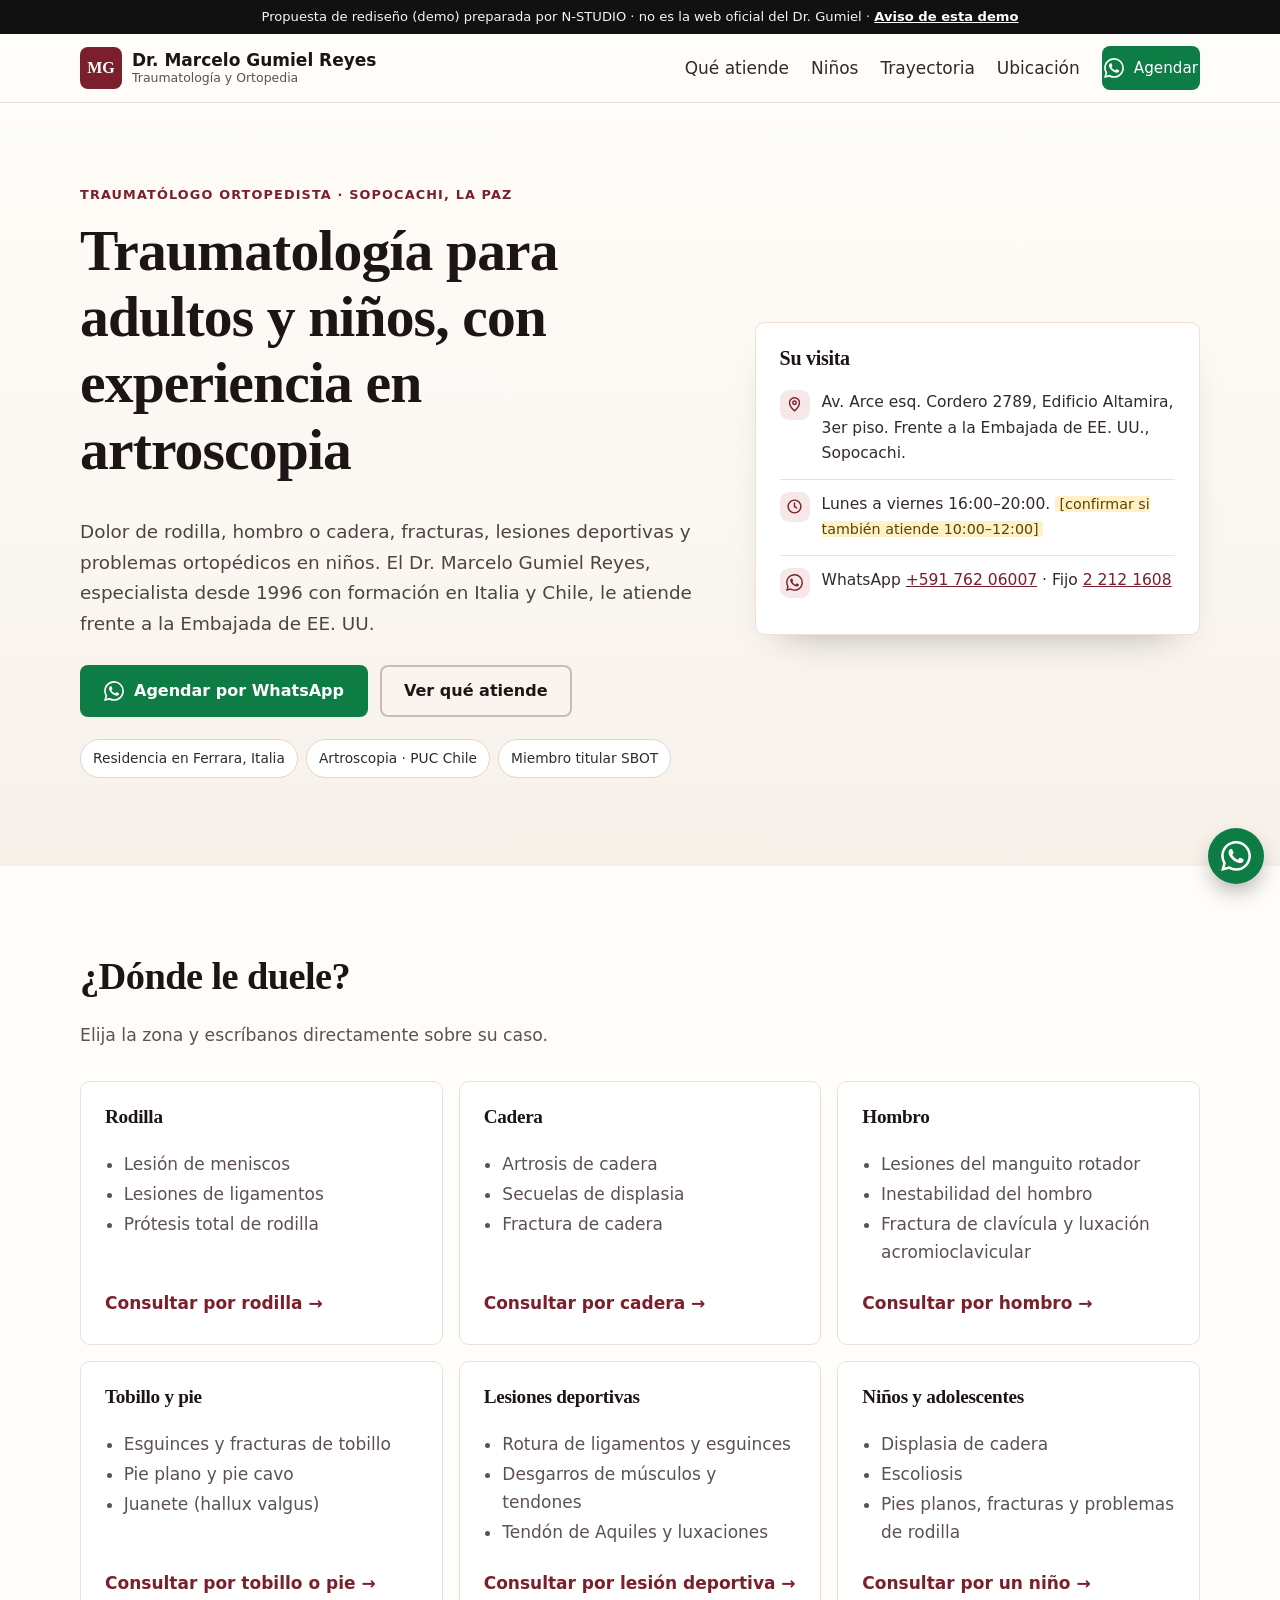
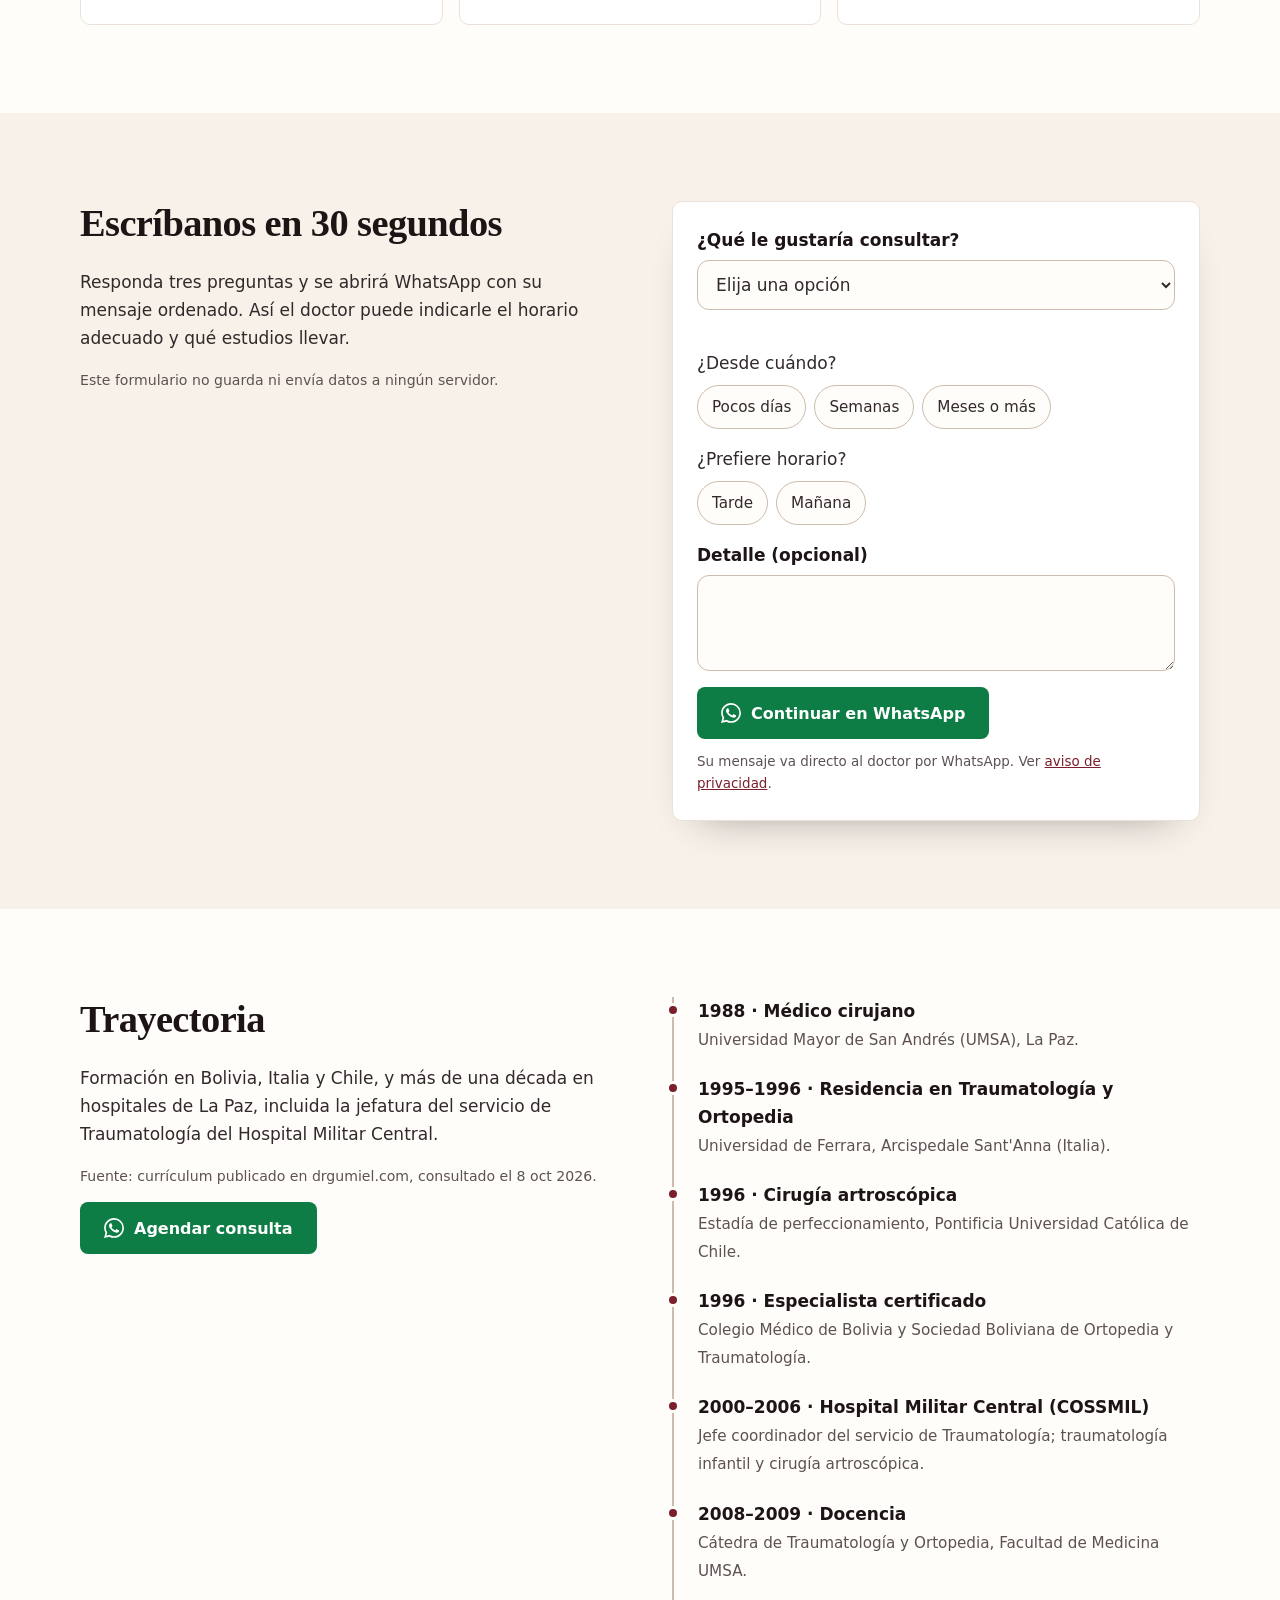
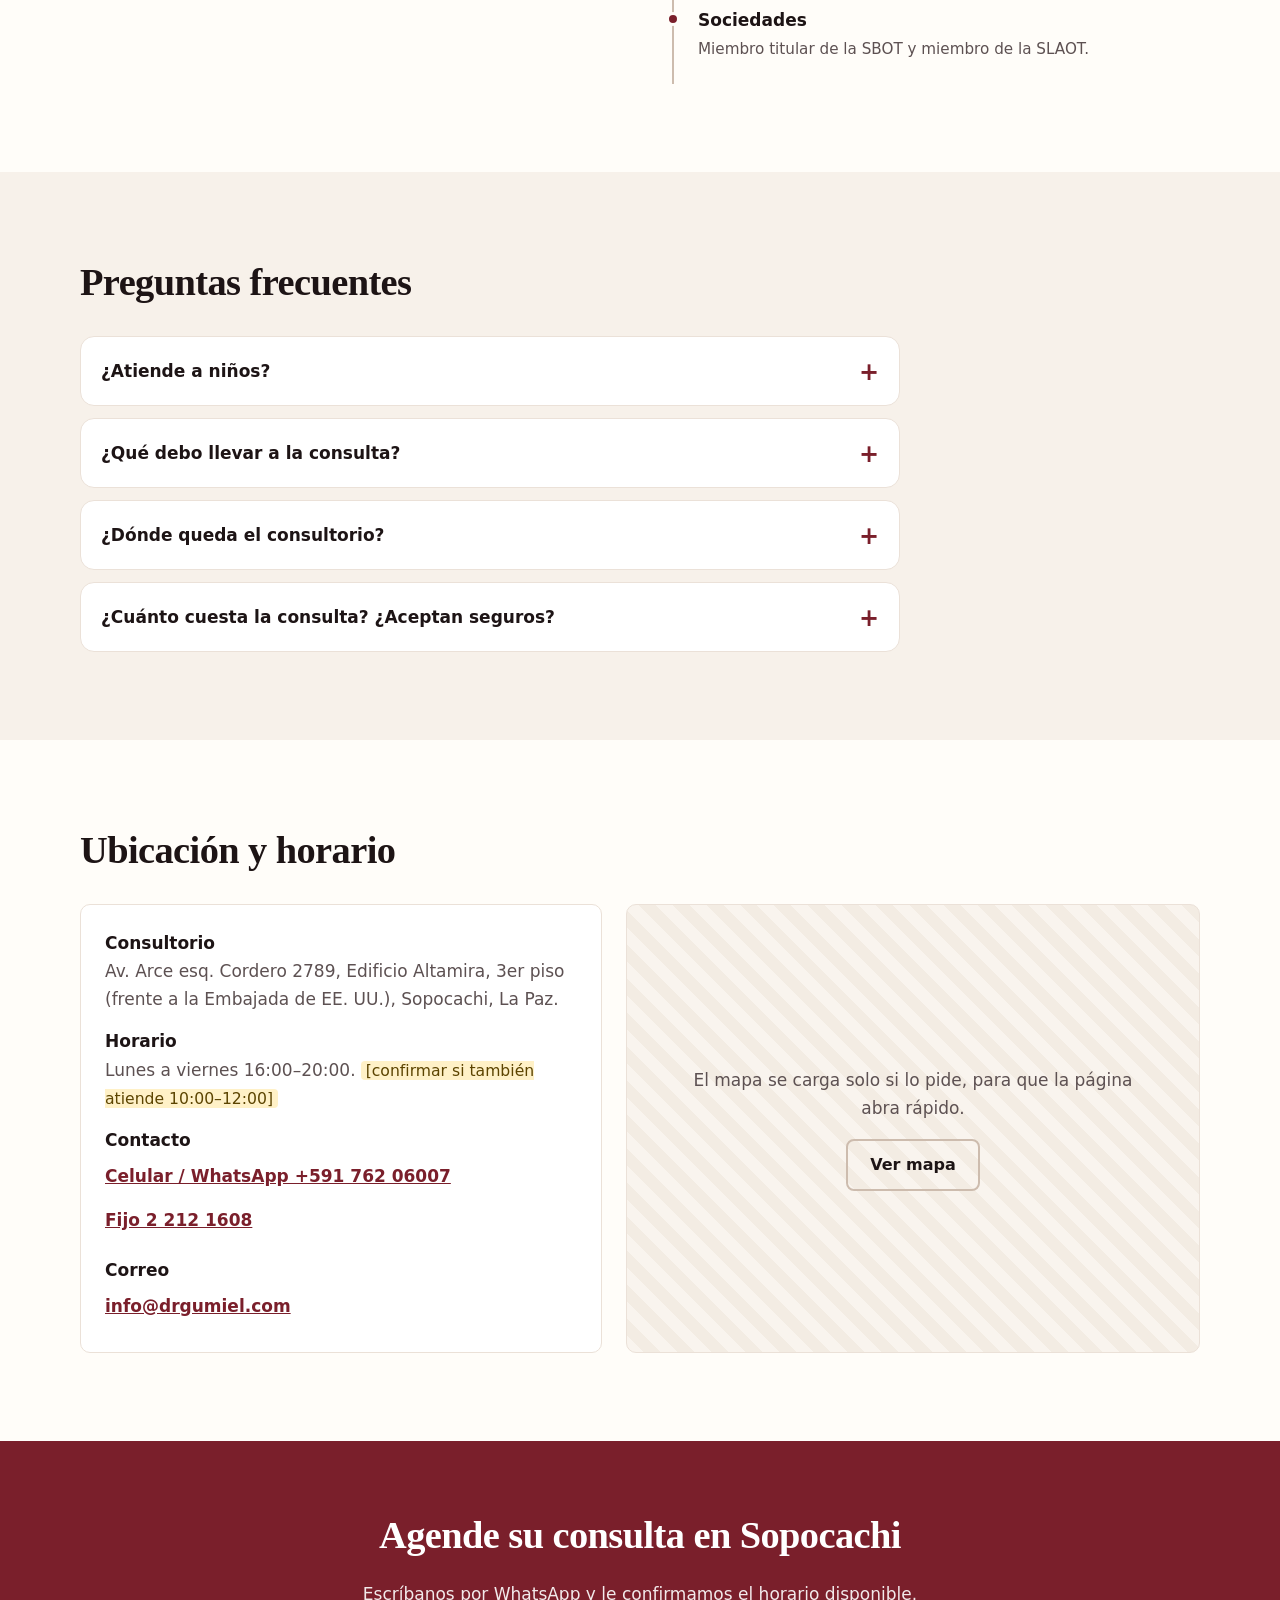
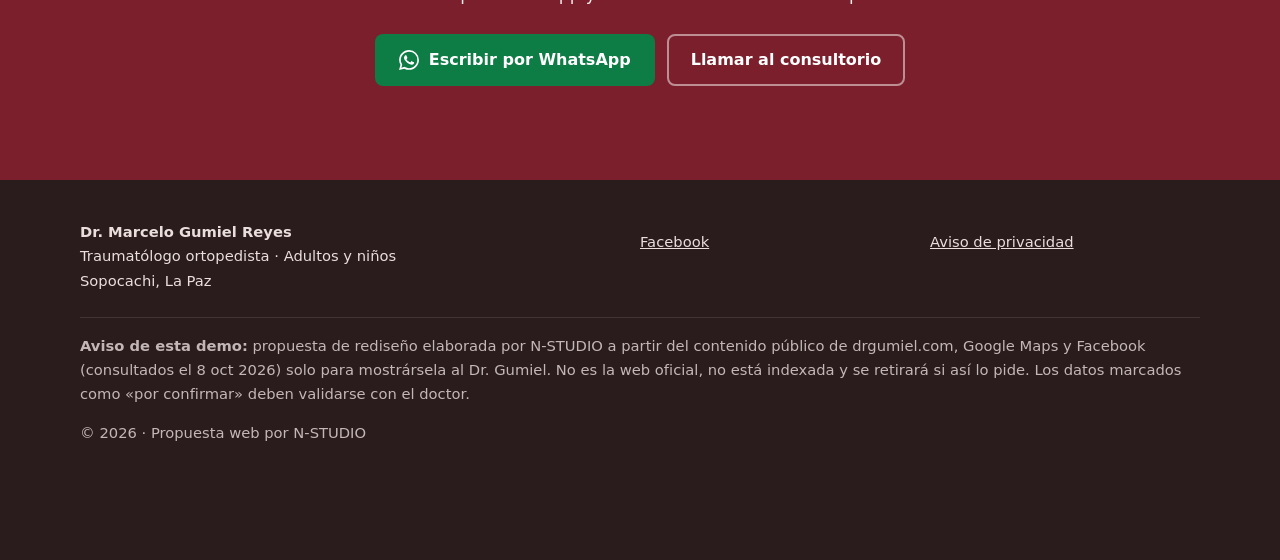
<file: demos/dr-marcelo-gumiel/index.html>
<!doctype html>
<html lang="es-BO">
<head>
<meta charset="utf-8">
<meta name="viewport" content="width=device-width, initial-scale=1">
<title>Traumatólogo en Sopocachi, La Paz | Dr. Marcelo Gumiel</title>
<meta name="description" content="Traumatología y ortopedia de adultos y niños: rodilla, cadera, hombro, pie y lesiones deportivas. Av. Arce, Sopocachi. Agende por WhatsApp.">
<link rel="canonical" href="https://nstudio-dr-gumiel-demo.netlify.app/">
<meta name="robots" content="noindex, nofollow">
<meta name="theme-color" content="#7a1f2b">
<meta property="og:type" content="website">
<meta property="og:locale" content="es_BO">
<meta property="og:title" content="Dr. Marcelo Gumiel Reyes · Traumatología y Ortopedia">
<meta property="og:description" content="Adultos y niños. Rodilla, cadera, hombro, pie y lesiones deportivas. Sopocachi, La Paz.">
<meta property="og:url" content="https://nstudio-dr-gumiel-demo.netlify.app/">
<meta property="og:image" content="https://nstudio-dr-gumiel-demo.netlify.app/img/og-dr-gumiel.jpg">
<meta property="og:image:width" content="1200">
<meta property="og:image:height" content="630">
<meta name="twitter:card" content="summary_large_image">
<link rel="icon" href="img/favicon.svg" type="image/svg+xml">
<link rel="stylesheet" href="assets/estilos.css?v=20261008">
<script type="application/ld+json">
{
  "@context": "https://schema.org",
  "@type": "Physician",
  "name": "Dr. Marcelo Gumiel Reyes",
  "medicalSpecialty": ["Musculoskeletal", "Pediatric"],
  "description": "Traumatólogo ortopedista en La Paz. Adultos y niños: rodilla, cadera, hombro, pie, traumatología infantil y lesiones deportivas.",
  "url": "https://nstudio-dr-gumiel-demo.netlify.app/",
  "image": "https://nstudio-dr-gumiel-demo.netlify.app/img/og-dr-gumiel.jpg",
  "telephone": "+59176206007",
  "email": "info@drgumiel.com",
  "address": {
    "@type": "PostalAddress",
    "streetAddress": "Av. Arce esq. Cordero 2789, Edificio Altamira, 3er piso",
    "addressLocality": "La Paz",
    "addressRegion": "La Paz",
    "addressCountry": "BO"
  },
  "openingHours": "Mo-Fr 16:00-20:00",
  "sameAs": [
    "https://www.facebook.com/Dr.Gumiel/",
    "https://drgumiel.com/"
  ]
}
</script>
</head>
<body data-wa="59176206007" data-doctor="Dr. Gumiel">
<svg class="sr-only" aria-hidden="true" focusable="false">
  <symbol id="i-wa" viewBox="0 0 24 24"><path fill="currentColor" d="M17.47 14.38c-.3-.15-1.76-.87-2.03-.97-.27-.1-.47-.15-.67.15-.2.3-.77.97-.94 1.16-.17.2-.35.22-.64.08-.3-.15-1.26-.46-2.39-1.48-.88-.79-1.48-1.76-1.65-2.06-.17-.3-.02-.46.13-.6.13-.14.3-.35.45-.52.15-.17.2-.3.3-.5.1-.2.05-.37-.03-.52-.07-.15-.67-1.61-.92-2.2-.24-.58-.49-.5-.67-.51h-.57c-.2 0-.52.07-.79.37-.27.3-1.04 1.02-1.04 2.48s1.07 2.88 1.21 3.07c.15.2 2.1 3.2 5.08 4.49.71.31 1.26.49 1.69.63.71.22 1.36.19 1.87.12.57-.09 1.76-.72 2.01-1.41.25-.7.25-1.29.17-1.41-.07-.13-.27-.2-.57-.35m-5.42 7.4h-.01a9.87 9.87 0 0 1-5.03-1.38l-.36-.21-3.74.98 1-3.65-.24-.37a9.86 9.86 0 0 1-1.51-5.26c0-5.45 4.44-9.88 9.89-9.88a9.83 9.83 0 0 1 9.88 9.89c0 5.45-4.44 9.88-9.88 9.88m8.41-18.3A11.82 11.82 0 0 0 12.05 0C5.5 0 .16 5.34.16 11.89c0 2.1.55 4.14 1.59 5.95L.06 24l6.3-1.65a11.88 11.88 0 0 0 5.68 1.45h.01c6.55 0 11.89-5.34 11.89-11.89a11.82 11.82 0 0 0-3.48-8.41z"/></symbol>
  <symbol id="i-pin" viewBox="0 0 24 24"><path fill="none" stroke="currentColor" stroke-width="2" stroke-linecap="round" stroke-linejoin="round" d="M12 21s-7-6.1-7-11.5A7 7 0 0 1 19 9.5C19 14.9 12 21 12 21z"/><circle cx="12" cy="9.5" r="2.5" fill="none" stroke="currentColor" stroke-width="2"/></symbol>
  <symbol id="i-clock" viewBox="0 0 24 24"><circle cx="12" cy="12" r="9" fill="none" stroke="currentColor" stroke-width="2"/><path fill="none" stroke="currentColor" stroke-width="2" stroke-linecap="round" d="M12 7v5l3 2"/></symbol>
  <symbol id="i-file" viewBox="0 0 24 24"><path fill="none" stroke="currentColor" stroke-width="2" stroke-linejoin="round" d="M14 3H7a2 2 0 0 0-2 2v14a2 2 0 0 0 2 2h10a2 2 0 0 0 2-2V8z"/><path fill="none" stroke="currentColor" stroke-width="2" stroke-linejoin="round" d="M14 3v5h5M9 13h6M9 17h6"/></symbol>
  <symbol id="i-bone" viewBox="0 0 24 24"><path fill="none" stroke="currentColor" stroke-width="2" stroke-linejoin="round" d="M17.5 3.5a2.5 2.5 0 0 1 3 3 2.5 2.5 0 0 1-1.8 3.2L9.7 18.7a2.5 2.5 0 0 1-3.2 1.8 2.5 2.5 0 0 1-3-3 2.5 2.5 0 0 1 1.8-3.2l9-9a2.5 2.5 0 0 1 3.2-1.8z"/></symbol>
  <symbol id="i-menu" viewBox="0 0 24 24"><path fill="none" stroke="currentColor" stroke-width="2" stroke-linecap="round" d="M4 7h16M4 12h16M4 17h16"/></symbol>
</svg>

<a class="skip" href="#contenido">Saltar al contenido</a>
<div class="demo-bar">Propuesta de rediseño (demo) preparada por N-STUDIO · no es la web oficial del Dr. Gumiel · <a href="#aviso-demo">Aviso de esta demo</a></div>

<header class="site-header">
  <nav class="wrap nav" aria-label="Principal">
    <a class="brand" href="#inicio"><span class="brand-mark" aria-hidden="true">MG</span><span>Dr. Marcelo Gumiel Reyes<small>Traumatología y Ortopedia</small></span></a>
    <button class="menu-btn" type="button" aria-expanded="false" aria-controls="menu" aria-label="Abrir menú"><svg aria-hidden="true"><use href="#i-menu"/></svg></button>
    <div class="nav-links" id="menu">
      <a href="#atencion">Qué atiende</a>
      <a href="#ninos">Niños</a>
      <a href="#trayectoria">Trayectoria</a>
      <a href="#ubicacion">Ubicación</a>
      <a class="btn btn-wa btn-sm" href="https://wa.me/59176206007?text=Hola%20Dr.%20Gumiel%2C%20quisiera%20agendar%20una%20consulta." target="_blank" rel="noopener"><svg aria-hidden="true"><use href="#i-wa"/></svg>Agendar</a>
    </div>
  </nav>
</header>

<main id="contenido">
  <section class="hero" id="inicio">
    <div class="wrap hero-grid">
      <div>
        <span class="eyebrow">Traumatólogo ortopedista · Sopocachi, La Paz</span>
        <h1>Traumatología para adultos y niños, con experiencia en artroscopia</h1>
        <p class="lead">Dolor de rodilla, hombro o cadera, fracturas, lesiones deportivas y problemas ortopédicos en niños. El Dr. Marcelo Gumiel Reyes, especialista desde 1996 con formación en Italia y Chile, le atiende frente a la Embajada de EE. UU.</p>
        <div class="cta-row">
          <a class="btn btn-wa" href="https://wa.me/59176206007?text=Hola%20Dr.%20Gumiel%2C%20quisiera%20agendar%20una%20consulta." target="_blank" rel="noopener"><svg aria-hidden="true"><use href="#i-wa"/></svg>Agendar por WhatsApp</a>
          <a class="btn btn-ghost" href="#atencion">Ver qué atiende</a>
        </div>
        <ul class="trust" aria-label="Credenciales">
          <li>Residencia en Ferrara, Italia</li>
          <li>Artroscopia · PUC Chile</li>
          <li>Miembro titular SBOT</li>
        </ul>
      </div>
      <aside class="hero-card" aria-labelledby="visita-titulo">
        <h2 id="visita-titulo">Su visita</h2>
        <div class="row"><span class="k"><svg aria-hidden="true"><use href="#i-pin"/></svg></span><span>Av. Arce esq. Cordero 2789, Edificio Altamira, 3er piso. Frente a la Embajada de EE. UU., Sopocachi.</span></div>
        <div class="row"><span class="k"><svg aria-hidden="true"><use href="#i-clock"/></svg></span><span>Lunes a viernes 16:00–20:00. <span class="pend">[confirmar si también atiende 10:00–12:00]</span></span></div>
        <div class="row"><span class="k"><svg aria-hidden="true"><use href="#i-wa"/></svg></span><span>WhatsApp <a href="https://wa.me/59176206007" target="_blank" rel="noopener">+591 762 06007</a> · Fijo <a href="tel:+59122121608">2 212 1608</a></span></div>
      </aside>
    </div>
  </section>

  <section class="section" id="atencion" aria-labelledby="atencion-titulo">
    <div class="wrap">
      <div class="section-head">
        <h2 id="atencion-titulo">¿Dónde le duele?</h2>
        <p>Elija la zona y escríbanos directamente sobre su caso.</p>
      </div>
      <div class="grid grid-2 grid-3">
        <article class="card cond">
          <h3>Rodilla</h3>
          <ul><li>Lesión de meniscos</li><li>Lesiones de ligamentos</li><li>Prótesis total de rodilla</li></ul>
          <a class="more" href="https://wa.me/59176206007?text=Hola%20Dr.%20Gumiel%2C%20quisiera%20consultar%20por%20un%20problema%20de%20rodilla." target="_blank" rel="noopener">Consultar por rodilla →</a>
        </article>
        <article class="card cond">
          <h3>Cadera</h3>
          <ul><li>Artrosis de cadera</li><li>Secuelas de displasia</li><li>Fractura de cadera</li></ul>
          <a class="more" href="https://wa.me/59176206007?text=Hola%20Dr.%20Gumiel%2C%20quisiera%20consultar%20por%20un%20problema%20de%20cadera." target="_blank" rel="noopener">Consultar por cadera →</a>
        </article>
        <article class="card cond">
          <h3>Hombro</h3>
          <ul><li>Lesiones del manguito rotador</li><li>Inestabilidad del hombro</li><li>Fractura de clavícula y luxación acromioclavicular</li></ul>
          <a class="more" href="https://wa.me/59176206007?text=Hola%20Dr.%20Gumiel%2C%20quisiera%20consultar%20por%20un%20problema%20de%20hombro." target="_blank" rel="noopener">Consultar por hombro →</a>
        </article>
        <article class="card cond">
          <h3>Tobillo y pie</h3>
          <ul><li>Esguinces y fracturas de tobillo</li><li>Pie plano y pie cavo</li><li>Juanete (hallux valgus)</li></ul>
          <a class="more" href="https://wa.me/59176206007?text=Hola%20Dr.%20Gumiel%2C%20quisiera%20consultar%20por%20un%20problema%20de%20tobillo%20o%20pie." target="_blank" rel="noopener">Consultar por tobillo o pie →</a>
        </article>
        <article class="card cond">
          <h3>Lesiones deportivas</h3>
          <ul><li>Rotura de ligamentos y esguinces</li><li>Desgarros de músculos y tendones</li><li>Tendón de Aquiles y luxaciones</li></ul>
          <a class="more" href="https://wa.me/59176206007?text=Hola%20Dr.%20Gumiel%2C%20quisiera%20consultar%20por%20una%20lesi%C3%B3n%20deportiva." target="_blank" rel="noopener">Consultar por lesión deportiva →</a>
        </article>
        <article class="card cond" id="ninos">
          <h3>Niños y adolescentes</h3>
          <ul><li>Displasia de cadera</li><li>Escoliosis</li><li>Pies planos, fracturas y problemas de rodilla</li></ul>
          <a class="more" href="https://wa.me/59176206007?text=Hola%20Dr.%20Gumiel%2C%20quisiera%20consultar%20por%20mi%20hijo%2Fa." target="_blank" rel="noopener">Consultar por un niño →</a>
        </article>
      </div>
    </div>
  </section>

  <section class="section alt" aria-labelledby="orientar-titulo">
    <div class="wrap split">
      <div>
        <h2 id="orientar-titulo">Escríbanos en 30 segundos</h2>
        <p>Responda tres preguntas y se abrirá WhatsApp con su mensaje ordenado. Así el doctor puede indicarle el horario adecuado y qué estudios llevar.</p>
        <p class="note">Este formulario no guarda ni envía datos a ningún servidor.</p>
      </div>
      <form class="triage" id="orientacion" novalidate>
        <div class="field">
          <label for="zona">¿Qué le gustaría consultar?</label>
          <select id="zona" name="zona" required aria-describedby="zona-error">
            <option value="">Elija una opción</option>
            <option>Rodilla</option>
            <option>Cadera</option>
            <option>Hombro o codo</option>
            <option>Tobillo o pie</option>
            <option>Lesión deportiva</option>
            <option>Consulta para un niño o niña</option>
            <option>Fractura o accidente reciente</option>
          </select>
          <span class="error" id="zona-error" role="alert"></span>
        </div>
        <fieldset class="chips">
          <legend>¿Desde cuándo?</legend>
          <label><input type="radio" name="tiempo" value="pocos días"><span>Pocos días</span></label>
          <label><input type="radio" name="tiempo" value="semanas"><span>Semanas</span></label>
          <label><input type="radio" name="tiempo" value="meses o más"><span>Meses o más</span></label>
        </fieldset>
        <fieldset class="chips">
          <legend>¿Prefiere horario?</legend>
          <label><input type="radio" name="estudios" value="prefiero en la tarde"><span>Tarde</span></label>
          <label><input type="radio" name="estudios" value="prefiero en la mañana"><span>Mañana</span></label>
        </fieldset>
        <div class="field">
          <label for="detalle">Detalle (opcional)</label>
          <textarea id="detalle" name="detalle" maxlength="400"></textarea>
        </div>
        <button class="btn btn-wa" type="submit"><svg aria-hidden="true"><use href="#i-wa"/></svg>Continuar en WhatsApp</button>
        <p class="privacy-note">Su mensaje va directo al doctor por WhatsApp. Ver <a href="privacidad.html">aviso de privacidad</a>.</p>
      </form>
    </div>
  </section>

  <section class="section" id="trayectoria" aria-labelledby="tray-titulo">
    <div class="wrap split">
      <div>
        <h2 id="tray-titulo">Trayectoria</h2>
        <p>Formación en Bolivia, Italia y Chile, y más de una década en hospitales de La Paz, incluida la jefatura del servicio de Traumatología del Hospital Militar Central.</p>
        <p class="note">Fuente: currículum publicado en drgumiel.com, consultado el 8 oct 2026.</p>
        <a class="btn btn-wa" href="https://wa.me/59176206007?text=Hola%20Dr.%20Gumiel%2C%20quisiera%20agendar%20una%20consulta." target="_blank" rel="noopener"><svg aria-hidden="true"><use href="#i-wa"/></svg>Agendar consulta</a>
      </div>
      <ul class="timeline">
        <li><strong>1988 · Médico cirujano</strong><span>Universidad Mayor de San Andrés (UMSA), La Paz.</span></li>
        <li><strong>1995–1996 · Residencia en Traumatología y Ortopedia</strong><span>Universidad de Ferrara, Arcispedale Sant'Anna (Italia).</span></li>
        <li><strong>1996 · Cirugía artroscópica</strong><span>Estadía de perfeccionamiento, Pontificia Universidad Católica de Chile.</span></li>
        <li><strong>1996 · Especialista certificado</strong><span>Colegio Médico de Bolivia y Sociedad Boliviana de Ortopedia y Traumatología.</span></li>
        <li><strong>2000–2006 · Hospital Militar Central (COSSMIL)</strong><span>Jefe coordinador del servicio de Traumatología; traumatología infantil y cirugía artroscópica.</span></li>
        <li><strong>2008–2009 · Docencia</strong><span>Cátedra de Traumatología y Ortopedia, Facultad de Medicina UMSA.</span></li>
        <li><strong>Sociedades</strong><span>Miembro titular de la SBOT y miembro de la SLAOT.</span></li>
      </ul>
    </div>
  </section>

  <section class="section alt" id="preguntas" aria-labelledby="faq-titulo">
    <div class="wrap">
      <div class="section-head"><h2 id="faq-titulo">Preguntas frecuentes</h2></div>
      <div class="faq">
        <details><summary>¿Atiende a niños?</summary><p>Sí. El doctor fue especialista en traumatología y ortopedia infantil en el Hospital Militar Central y atiende displasia de cadera, escoliosis, pies planos y fracturas en niños.</p></details>
        <details><summary>¿Qué debo llevar a la consulta?</summary><p>Radiografías, resonancias o informes que tenga, y la lista de medicamentos que toma.</p></details>
        <details><summary>¿Dónde queda el consultorio?</summary><p>En la Av. Arce esquina Cordero, Edificio Altamira, 3er piso, frente a la Embajada de Estados Unidos, en Sopocachi.</p></details>
        <details><summary>¿Cuánto cuesta la consulta? ¿Aceptan seguros?</summary><p><span class="pend">[por confirmar: precio de consulta y seguros aceptados]</span></p></details>
      </div>
    </div>
  </section>

  <section class="section" id="ubicacion" aria-labelledby="ubi-titulo">
    <div class="wrap">
      <div class="section-head"><h2 id="ubi-titulo">Ubicación y horario</h2></div>
      <div class="loc">
        <div class="loc-box">
          <dl>
            <div><dt>Consultorio</dt><dd>Av. Arce esq. Cordero 2789, Edificio Altamira, 3er piso (frente a la Embajada de EE. UU.), Sopocachi, La Paz.</dd></div>
            <div><dt>Horario</dt><dd>Lunes a viernes 16:00–20:00. <span class="pend">[confirmar si también atiende 10:00–12:00]</span></dd></div>
            <div><dt>Contacto</dt><dd><a class="tel" href="tel:+59176206007">Celular / WhatsApp +591 762 06007</a><br><a class="tel" href="tel:+59122121608">Fijo 2 212 1608</a></dd></div>
            <div><dt>Correo</dt><dd><a class="tel" href="mailto:info@drgumiel.com">info@drgumiel.com</a></dd></div>
          </dl>
        </div>
        <div class="map">
          <div>
            <p>El mapa se carga solo si lo pide, para que la página abra rápido.</p>
            <button class="btn btn-ghost" type="button" data-load-map="Edificio Altamira, Av. Arce 2789, Sopocachi, La Paz, Bolivia">Ver mapa</button>
          </div>
        </div>
      </div>
    </div>
  </section>

  <section class="final">
    <div class="wrap">
      <h2>Agende su consulta en Sopocachi</h2>
      <p>Escríbanos por WhatsApp y le confirmamos el horario disponible.</p>
      <div class="cta-row">
        <a class="btn btn-wa" href="https://wa.me/59176206007?text=Hola%20Dr.%20Gumiel%2C%20quisiera%20agendar%20una%20consulta." target="_blank" rel="noopener"><svg aria-hidden="true"><use href="#i-wa"/></svg>Escribir por WhatsApp</a>
        <a class="btn btn-ghost" href="tel:+59122121608">Llamar al consultorio</a>
      </div>
    </div>
  </section>
</main>

<footer class="site-footer">
  <div class="wrap">
    <div class="foot-grid">
      <div><strong>Dr. Marcelo Gumiel Reyes</strong><br>Traumatólogo ortopedista · Adultos y niños<br>Sopocachi, La Paz</div>
      <div><a href="https://www.facebook.com/Dr.Gumiel/" target="_blank" rel="noopener">Facebook</a></div>
      <div><a href="privacidad.html">Aviso de privacidad</a></div>
    </div>
    <div class="legal" id="aviso-demo">
      <p><strong>Aviso de esta demo:</strong> propuesta de rediseño elaborada por N-STUDIO a partir del contenido público de drgumiel.com, Google Maps y Facebook (consultados el 8 oct 2026) solo para mostrársela al Dr. Gumiel. No es la web oficial, no está indexada y se retirará si así lo pide. Los datos marcados como «por confirmar» deben validarse con el doctor.</p>
      <p>© <span id="year">2026</span> · Propuesta web por N-STUDIO</p>
    </div>
  </div>
</footer>

<a class="wa-float" href="https://wa.me/59176206007?text=Hola%20Dr.%20Gumiel%2C%20quisiera%20agendar%20una%20consulta." target="_blank" rel="noopener" aria-label="Escribir por WhatsApp"><svg aria-hidden="true"><use href="#i-wa"/></svg></a>
<script src="assets/app.js?v=20261008" defer></script>
</body>
</html>
</file>
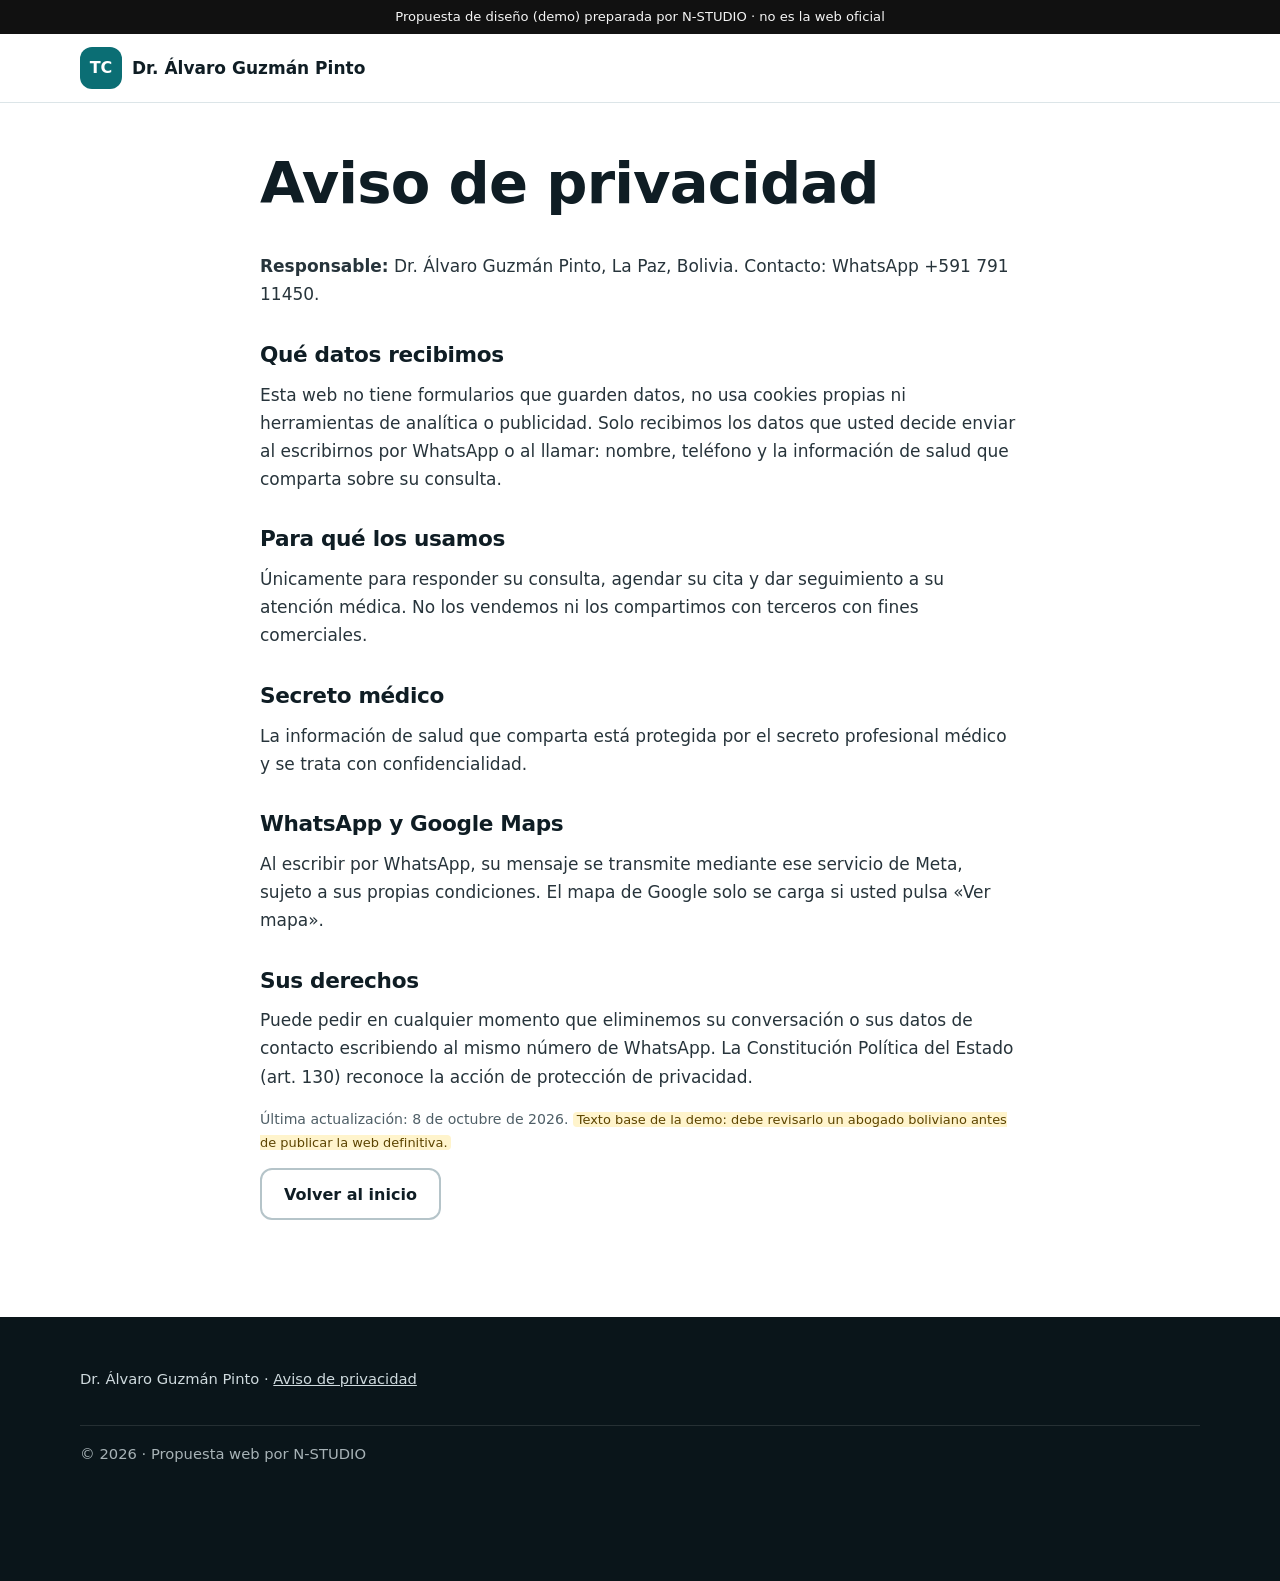
<file: demos/dr-alvaro-guzman/privacidad.html>
<!doctype html>
<html lang="es-BO">
<head>
<meta charset="utf-8">
<meta name="viewport" content="width=device-width, initial-scale=1">
<title>Aviso de privacidad | Dr. Álvaro Guzmán Pinto</title>
<meta name="description" content="Cómo se tratan los datos que envía por WhatsApp a Dr. Álvaro Guzmán Pinto.">
<link rel="canonical" href="https://nstudio-dr-guzman-demo.netlify.app/privacidad.html">
<meta name="robots" content="noindex, nofollow">
<meta property="og:image" content="https://nstudio-dr-guzman-demo.netlify.app/img/og-dr-guzman.jpg">
<link rel="icon" href="img/favicon.svg" type="image/svg+xml">
<link rel="stylesheet" href="assets/estilos.css?v=20261008">
</head>
<body data-wa="59179111450" data-doctor="Dr. Guzmán">
<div class="demo-bar">Propuesta de diseño (demo) preparada por N-STUDIO · no es la web oficial</div>
<header class="site-header"><nav class="wrap nav" aria-label="Principal"><a class="brand" href="./"><span class="brand-mark" aria-hidden="true">TC</span><span>Dr. Álvaro Guzmán Pinto</span></a></nav></header>
<main class="legal-page" id="contenido"><div class="wrap">
<h1>Aviso de privacidad</h1>
<p><strong>Responsable:</strong> Dr. Álvaro Guzmán Pinto, La Paz, Bolivia. Contacto: WhatsApp +591 791 11450.</p>
<h2>Qué datos recibimos</h2>
<p>Esta web no tiene formularios que guarden datos, no usa cookies propias ni herramientas de analítica o publicidad. Solo recibimos los datos que usted decide enviar al escribirnos por WhatsApp o al llamar: nombre, teléfono y la información de salud que comparta sobre su consulta.</p>
<h2>Para qué los usamos</h2>
<p>Únicamente para responder su consulta, agendar su cita y dar seguimiento a su atención médica. No los vendemos ni los compartimos con terceros con fines comerciales.</p>
<h2>Secreto médico</h2>
<p>La información de salud que comparta está protegida por el secreto profesional médico y se trata con confidencialidad.</p>
<h2>WhatsApp y Google Maps</h2>
<p>Al escribir por WhatsApp, su mensaje se transmite mediante ese servicio de Meta, sujeto a sus propias condiciones. El mapa de Google solo se carga si usted pulsa «Ver mapa».</p>
<h2>Sus derechos</h2>
<p>Puede pedir en cualquier momento que eliminemos su conversación o sus datos de contacto escribiendo al mismo número de WhatsApp. La Constitución Política del Estado (art. 130) reconoce la acción de protección de privacidad.</p>
<p class="note">Última actualización: 8 de octubre de 2026. <span class="pend">Texto base de la demo: debe revisarlo un abogado boliviano antes de publicar la web definitiva.</span></p>
<p><a class="btn btn-ghost" href="./">Volver al inicio</a></p>
</div></main>
<footer class="site-footer"><div class="wrap"><p>Dr. Álvaro Guzmán Pinto · <a href="privacidad.html">Aviso de privacidad</a></p><p class="legal">© 2026 · Propuesta web por N-STUDIO</p></div></footer>
</body>
</html>
</file>
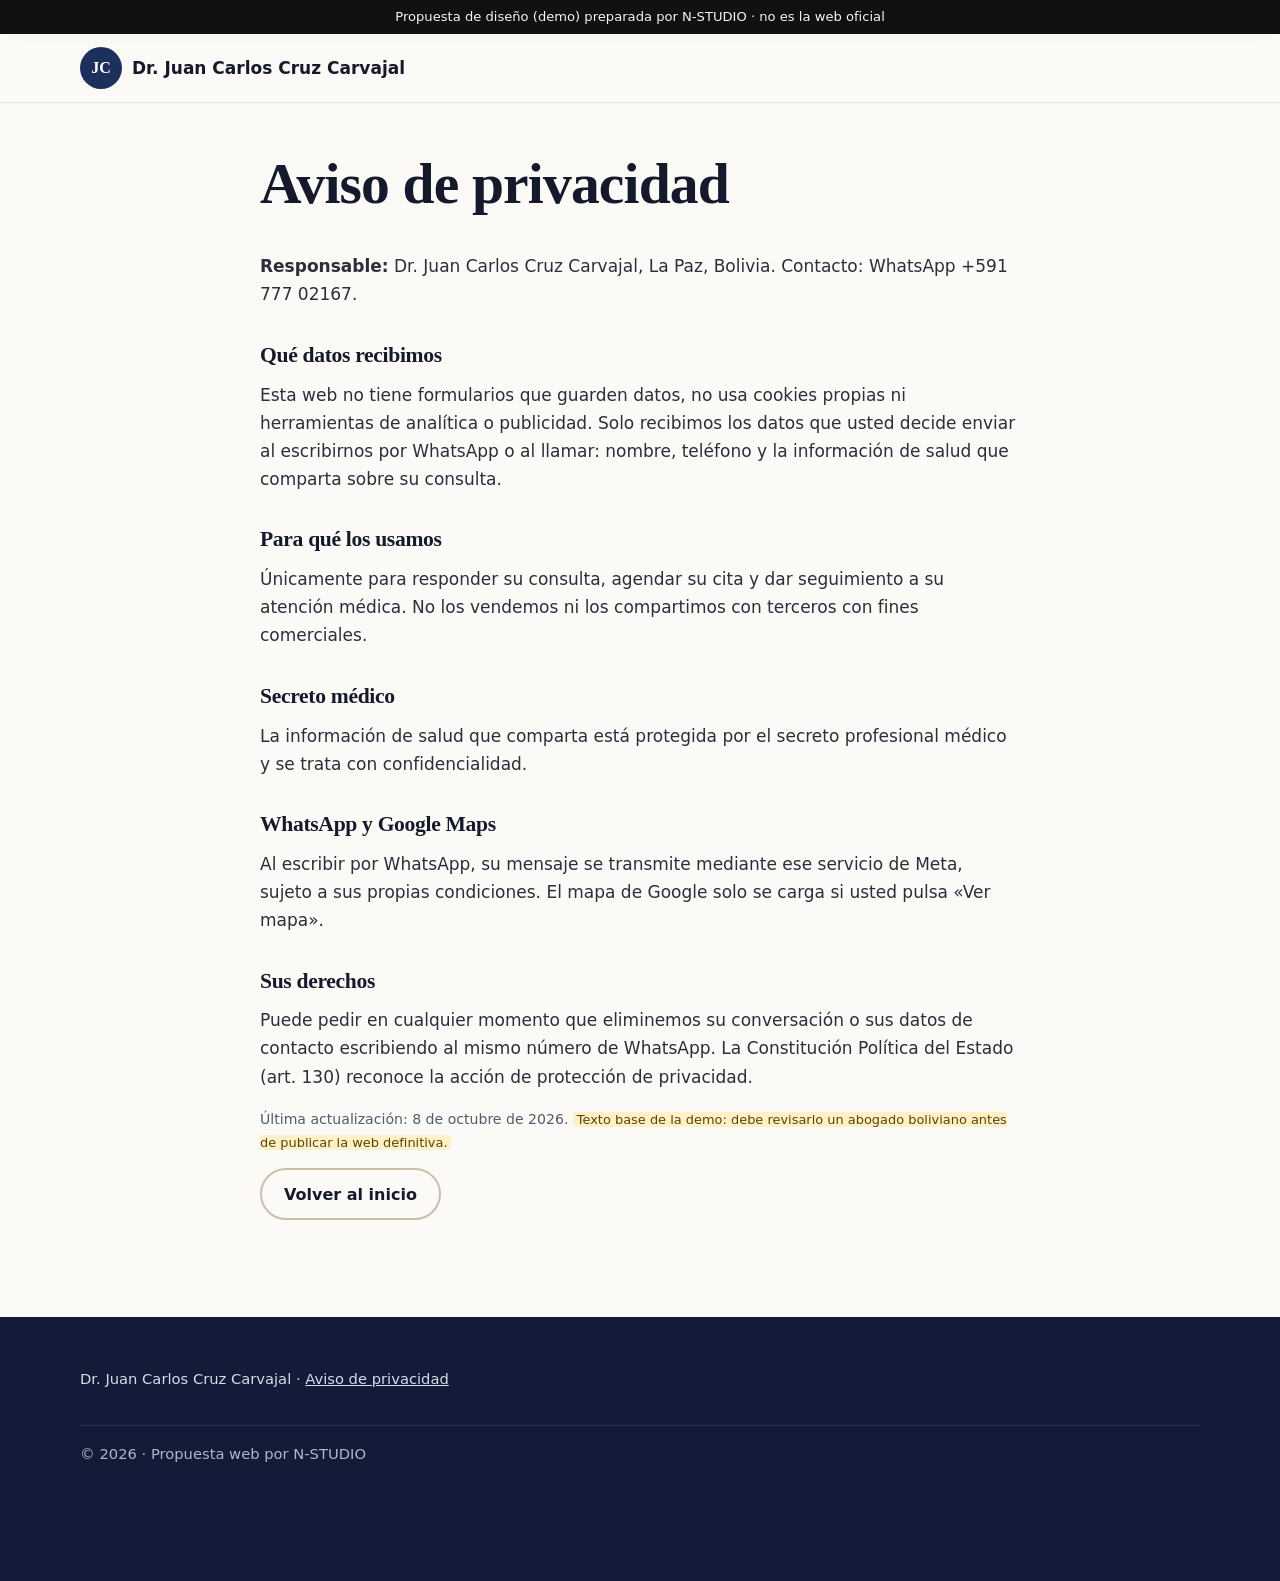
<file: demos/dr-juan-carlos-cruz/privacidad.html>
<!doctype html>
<html lang="es-BO">
<head>
<meta charset="utf-8">
<meta name="viewport" content="width=device-width, initial-scale=1">
<title>Aviso de privacidad | Dr. Juan Carlos Cruz Carvajal</title>
<meta name="description" content="Cómo se tratan los datos que envía por WhatsApp a Dr. Juan Carlos Cruz Carvajal.">
<link rel="canonical" href="https://nstudio-dr-cruz-demo.netlify.app/privacidad.html">
<meta name="robots" content="noindex, nofollow">
<meta property="og:image" content="https://nstudio-dr-cruz-demo.netlify.app/img/og-dr-cruz.jpg">
<link rel="icon" href="img/favicon.svg" type="image/svg+xml">
<link rel="stylesheet" href="assets/estilos.css?v=20261008">
</head>
<body data-wa="59177702167" data-doctor="Dr. Cruz">
<div class="demo-bar">Propuesta de diseño (demo) preparada por N-STUDIO · no es la web oficial</div>
<header class="site-header"><nav class="wrap nav" aria-label="Principal"><a class="brand" href="./"><span class="brand-mark" aria-hidden="true">JC</span><span>Dr. Juan Carlos Cruz Carvajal</span></a></nav></header>
<main class="legal-page" id="contenido"><div class="wrap">
<h1>Aviso de privacidad</h1>
<p><strong>Responsable:</strong> Dr. Juan Carlos Cruz Carvajal, La Paz, Bolivia. Contacto: WhatsApp +591 777 02167.</p>
<h2>Qué datos recibimos</h2>
<p>Esta web no tiene formularios que guarden datos, no usa cookies propias ni herramientas de analítica o publicidad. Solo recibimos los datos que usted decide enviar al escribirnos por WhatsApp o al llamar: nombre, teléfono y la información de salud que comparta sobre su consulta.</p>
<h2>Para qué los usamos</h2>
<p>Únicamente para responder su consulta, agendar su cita y dar seguimiento a su atención médica. No los vendemos ni los compartimos con terceros con fines comerciales.</p>
<h2>Secreto médico</h2>
<p>La información de salud que comparta está protegida por el secreto profesional médico y se trata con confidencialidad.</p>
<h2>WhatsApp y Google Maps</h2>
<p>Al escribir por WhatsApp, su mensaje se transmite mediante ese servicio de Meta, sujeto a sus propias condiciones. El mapa de Google solo se carga si usted pulsa «Ver mapa».</p>
<h2>Sus derechos</h2>
<p>Puede pedir en cualquier momento que eliminemos su conversación o sus datos de contacto escribiendo al mismo número de WhatsApp. La Constitución Política del Estado (art. 130) reconoce la acción de protección de privacidad.</p>
<p class="note">Última actualización: 8 de octubre de 2026. <span class="pend">Texto base de la demo: debe revisarlo un abogado boliviano antes de publicar la web definitiva.</span></p>
<p><a class="btn btn-ghost" href="./">Volver al inicio</a></p>
</div></main>
<footer class="site-footer"><div class="wrap"><p>Dr. Juan Carlos Cruz Carvajal · <a href="privacidad.html">Aviso de privacidad</a></p><p class="legal">© 2026 · Propuesta web por N-STUDIO</p></div></footer>
</body>
</html>
</file>
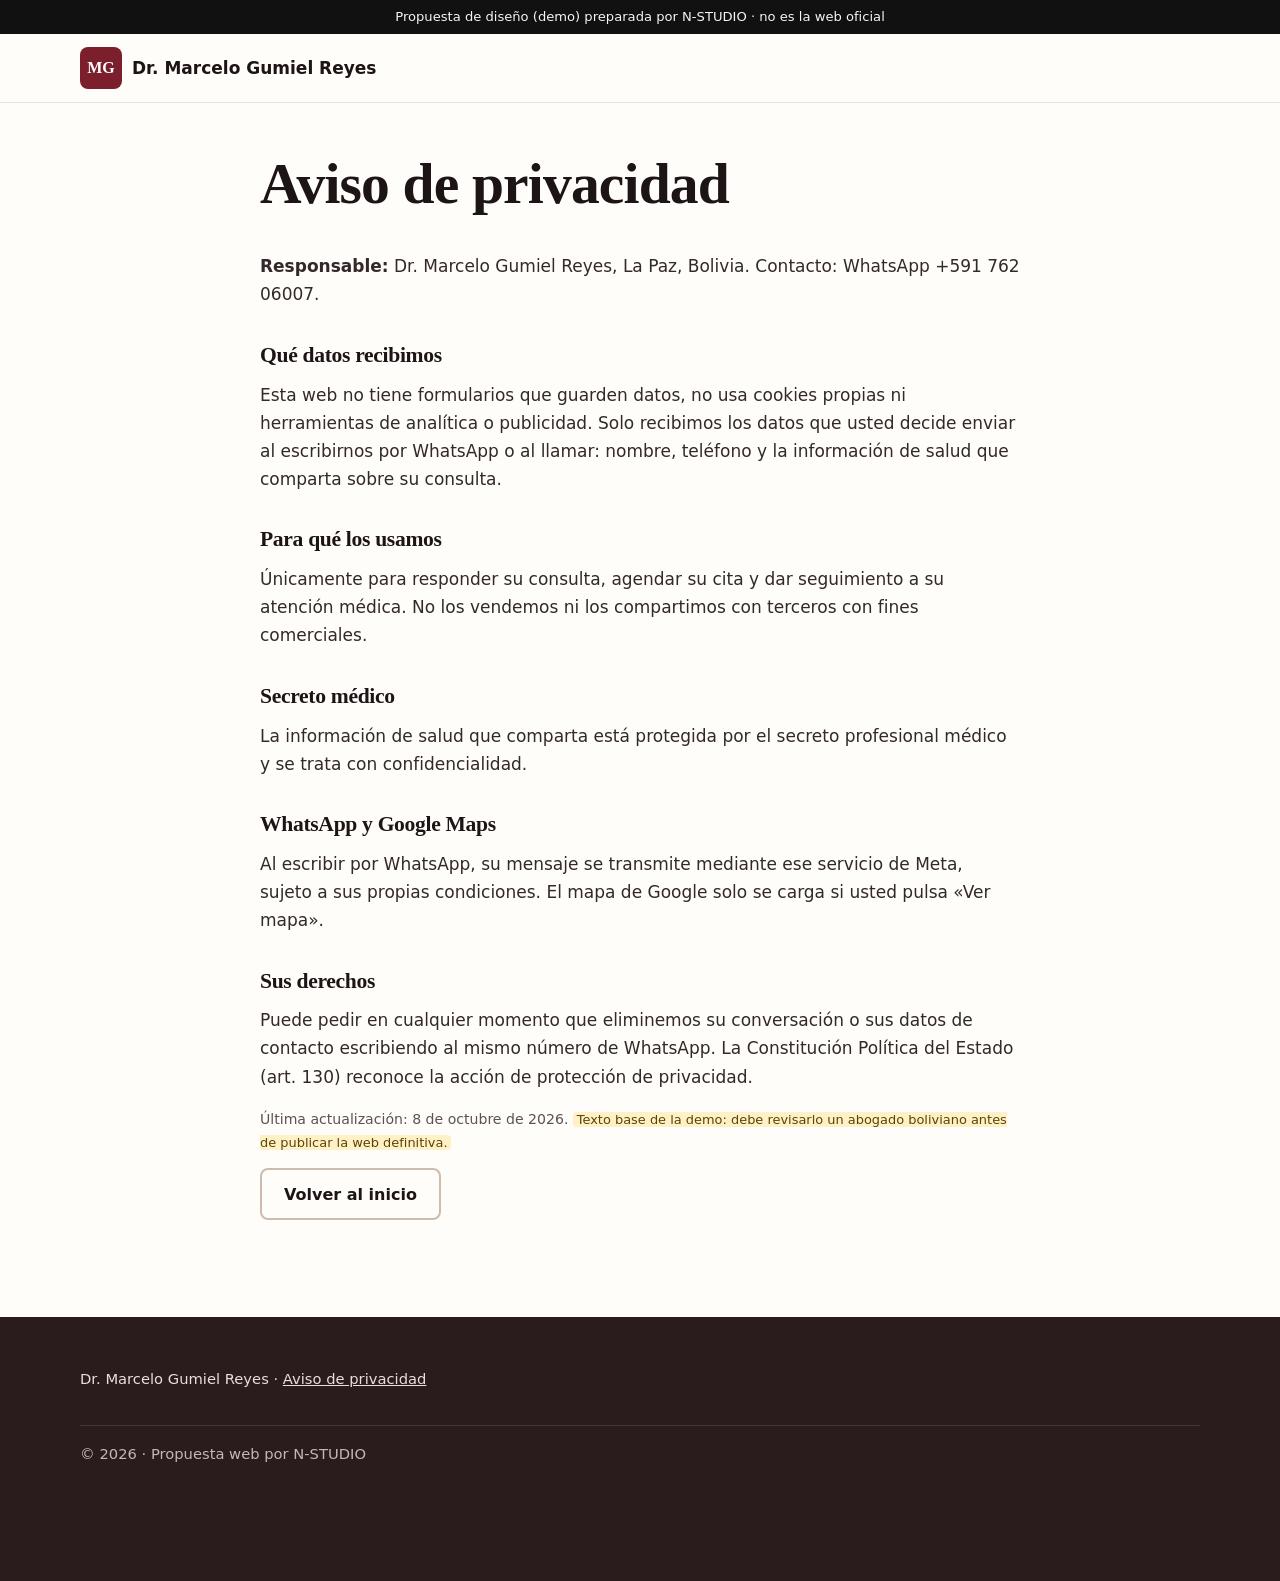
<file: demos/dr-marcelo-gumiel/privacidad.html>
<!doctype html>
<html lang="es-BO">
<head>
<meta charset="utf-8">
<meta name="viewport" content="width=device-width, initial-scale=1">
<title>Aviso de privacidad | Dr. Marcelo Gumiel Reyes</title>
<meta name="description" content="Cómo se tratan los datos que envía por WhatsApp a Dr. Marcelo Gumiel Reyes.">
<link rel="canonical" href="https://nstudio-dr-gumiel-demo.netlify.app/privacidad.html">
<meta name="robots" content="noindex, nofollow">
<meta property="og:image" content="https://nstudio-dr-gumiel-demo.netlify.app/img/og-dr-gumiel.jpg">
<link rel="icon" href="img/favicon.svg" type="image/svg+xml">
<link rel="stylesheet" href="assets/estilos.css?v=20261008">
</head>
<body data-wa="59176206007" data-doctor="Dr. Gumiel">
<div class="demo-bar">Propuesta de diseño (demo) preparada por N-STUDIO · no es la web oficial</div>
<header class="site-header"><nav class="wrap nav" aria-label="Principal"><a class="brand" href="./"><span class="brand-mark" aria-hidden="true">MG</span><span>Dr. Marcelo Gumiel Reyes</span></a></nav></header>
<main class="legal-page" id="contenido"><div class="wrap">
<h1>Aviso de privacidad</h1>
<p><strong>Responsable:</strong> Dr. Marcelo Gumiel Reyes, La Paz, Bolivia. Contacto: WhatsApp +591 762 06007.</p>
<h2>Qué datos recibimos</h2>
<p>Esta web no tiene formularios que guarden datos, no usa cookies propias ni herramientas de analítica o publicidad. Solo recibimos los datos que usted decide enviar al escribirnos por WhatsApp o al llamar: nombre, teléfono y la información de salud que comparta sobre su consulta.</p>
<h2>Para qué los usamos</h2>
<p>Únicamente para responder su consulta, agendar su cita y dar seguimiento a su atención médica. No los vendemos ni los compartimos con terceros con fines comerciales.</p>
<h2>Secreto médico</h2>
<p>La información de salud que comparta está protegida por el secreto profesional médico y se trata con confidencialidad.</p>
<h2>WhatsApp y Google Maps</h2>
<p>Al escribir por WhatsApp, su mensaje se transmite mediante ese servicio de Meta, sujeto a sus propias condiciones. El mapa de Google solo se carga si usted pulsa «Ver mapa».</p>
<h2>Sus derechos</h2>
<p>Puede pedir en cualquier momento que eliminemos su conversación o sus datos de contacto escribiendo al mismo número de WhatsApp. La Constitución Política del Estado (art. 130) reconoce la acción de protección de privacidad.</p>
<p class="note">Última actualización: 8 de octubre de 2026. <span class="pend">Texto base de la demo: debe revisarlo un abogado boliviano antes de publicar la web definitiva.</span></p>
<p><a class="btn btn-ghost" href="./">Volver al inicio</a></p>
</div></main>
<footer class="site-footer"><div class="wrap"><p>Dr. Marcelo Gumiel Reyes · <a href="privacidad.html">Aviso de privacidad</a></p><p class="legal">© 2026 · Propuesta web por N-STUDIO</p></div></footer>
</body>
</html>
</file>
<file: demos/dr-alvaro-guzman/assets/estilos.css>
/* Tema · Dr. Alvaro Guzmán P. — Trauma Center Bolivia (pizarra + turquesa clínico) */
:root{
  --font-body:system-ui,-apple-system,"Segoe UI",Roboto,"Helvetica Neue",Arial,sans-serif;
  --font-head:"Inter","Segoe UI",system-ui,-apple-system,Roboto,Arial,sans-serif;--h-weight:800;
  --bg:#ffffff;--bg-alt:#f2f6f7;--card:#ffffff;--ink:#27343b;--ink-strong:#0f1d24;--muted:#4f5f67;
  --line:#dce5e8;--line-strong:#b5c4c9;--accent:#0b6e74;--accent-ink:#095b60;--accent-soft:#e1f1f2;--on-accent:#fff;
  --focus:#f2a900;--wa:#0e7c45;--wa-dark:#0a6537;--error:#b42318;--pend-bg:#fff4cc;--pend-ink:#5c4400;
  --radius:18px;--radius-sm:12px;--radius-btn:12px;--shadow:0 24px 48px -28px rgba(15,29,36,.45);
  --header-bg:rgba(255,255,255,.9);
  --hero-bg:linear-gradient(160deg,#0f1d24 0%,#12333a 60%,#0b4f55 100%);--hero-ink:#e6eef0;--hero-title:#fff;--hero-muted:#c5d5d9;--eyebrow:#7fd6d6;
  --chip-bg:rgba(255,255,255,.08);--chip-ink:#e6eef0;--chip-line:rgba(255,255,255,.18);
  --map-bg:repeating-linear-gradient(45deg,#eef4f5 0 12px,#e5eef0 12px 24px);
  --final-bg:#0f1d24;--final-ink:#fff;--footer-bg:#0a151a;--footer-ink:#cfdade;
}
.hero .btn-ghost{color:#fff;border-color:rgba(255,255,255,.4)}
.hero .btn-ghost:hover{border-color:#fff}
.final .btn-ghost{color:#fff;border-color:rgba(255,255,255,.4)}
.case{display:grid;gap:10px;background:var(--card);border:1px solid var(--line);border-left:4px solid var(--accent);border-radius:14px;padding:20px}
.case strong{color:var(--ink-strong)}
/* ===== Base N-STUDIO · demos médicas (mobile-first, sin dependencias externas) ===== */
*,*::before,*::after{box-sizing:border-box}
html{-webkit-text-size-adjust:100%;scroll-behavior:smooth;scroll-padding-top:84px}
body{margin:0;background:var(--bg);color:var(--ink);font:400 1.0625rem/1.65 var(--font-body);-webkit-font-smoothing:antialiased}
img,svg{display:block;max-width:100%;height:auto}
a{color:var(--accent-ink)}
a:focus-visible,button:focus-visible,summary:focus-visible,select:focus-visible,input:focus-visible,textarea:focus-visible{outline:3px solid var(--focus);outline-offset:3px;border-radius:6px}
h1,h2,h3{font-family:var(--font-head);line-height:1.15;color:var(--ink-strong);margin:0 0 .6em;letter-spacing:-.015em}
h1{font-size:clamp(2rem,7.5vw,3.6rem);font-weight:var(--h-weight)}
h2{font-size:clamp(1.6rem,5vw,2.4rem);font-weight:var(--h-weight)}
h3{font-size:1.2rem;font-weight:700}
p{margin:0 0 1em}
.wrap{width:min(1120px,100% - 32px);margin-inline:auto}
.sr-only{position:absolute;width:1px;height:1px;padding:0;margin:-1px;overflow:hidden;clip:rect(0,0,0,0);white-space:nowrap;border:0}
.skip{position:absolute;left:16px;top:-60px;background:var(--ink-strong);color:#fff;padding:12px 16px;border-radius:8px;z-index:100}
.skip:focus{top:12px}
.pend{background:var(--pend-bg);color:var(--pend-ink);padding:0 .3em;border-radius:4px;font-size:.92em}

/* Barra de demo */
.demo-bar{background:#111;color:#f5f5f5;font-size:.82rem;text-align:center;padding:8px 16px;line-height:1.4}
.demo-bar a{color:#fff;font-weight:600}

/* Header */
.site-header{position:sticky;top:0;z-index:50;background:var(--header-bg);backdrop-filter:saturate(1.4) blur(10px);-webkit-backdrop-filter:saturate(1.4) blur(10px);border-bottom:1px solid var(--line)}
.nav{display:flex;align-items:center;justify-content:space-between;gap:16px;min-height:68px}
.brand{min-height:44px;display:flex;align-items:center;gap:10px;text-decoration:none;color:var(--ink-strong);font-weight:700;line-height:1.15}
.brand-mark{display:grid;place-items:center;width:42px;height:42px;border-radius:var(--radius-sm);background:var(--accent);color:var(--on-accent);font:700 1rem/1 var(--font-head);flex:none}
.brand small{display:block;font-weight:500;font-size:.78rem;color:var(--muted)}
.menu-btn{display:inline-flex;align-items:center;justify-content:center;width:48px;height:48px;border:1px solid var(--line);border-radius:12px;background:transparent;color:var(--ink-strong);cursor:pointer}
.menu-btn svg{width:22px;height:22px}
.nav-links{display:none}
.nav-links.is-open{display:flex;position:absolute;left:0;right:0;top:100%;flex-direction:column;background:var(--bg);border-bottom:1px solid var(--line);padding:8px 16px 16px;box-shadow:0 18px 30px -20px rgba(0,0,0,.35)}
.nav-links a{color:var(--ink);text-decoration:none;padding:12px 4px;font-weight:500;min-height:44px}
.nav-links a:hover{color:var(--accent-ink)}
.nav-links .btn{margin-top:8px}
@media (min-width:900px){
  .menu-btn{display:none}
  .nav-links,.nav-links.is-open{display:flex;position:static;flex-direction:row;align-items:center;gap:22px;padding:0;border:0;box-shadow:none;background:transparent}
  .nav-links a{padding:8px 0}
  .nav-links .btn{margin-top:0}
}

/* Botones */
.btn{display:inline-flex;align-items:center;justify-content:center;gap:10px;min-height:52px;padding:14px 22px;border-radius:var(--radius-btn);font:600 1rem/1.2 var(--font-body);text-decoration:none;border:2px solid transparent;cursor:pointer;transition:transform .15s ease,background-color .15s ease,box-shadow .15s ease}
.btn svg{width:20px;height:20px;flex:none}
.btn-wa{background:var(--wa);color:#fff}
.btn-wa:hover{background:var(--wa-dark);transform:translateY(-1px)}
.btn-ghost{background:transparent;color:var(--ink-strong);border-color:var(--line-strong)}
.btn-ghost:hover{border-color:var(--ink-strong)}
.btn-sm{min-height:44px;padding:10px 16px;font-size:.95rem}
.nav-links .btn-wa{color:#fff}

/* Hero */
.hero{padding:44px 0 56px;background:var(--hero-bg);color:var(--hero-ink);position:relative;overflow:hidden}
.hero h1{color:var(--hero-title)}
.hero-grid{display:grid;gap:36px;align-items:center}
.eyebrow{display:inline-block;font:600 .8rem/1.3 var(--font-body);letter-spacing:.09em;text-transform:uppercase;color:var(--eyebrow);margin-bottom:14px}
.lead{font-size:1.15rem;max-width:36em;color:var(--hero-muted)}
.cta-row{display:flex;flex-wrap:wrap;gap:12px;margin:26px 0 22px}
.trust{display:flex;flex-wrap:wrap;gap:8px;list-style:none;padding:0;margin:0}
.trust li{font-size:.86rem;padding:7px 12px;border-radius:999px;background:var(--chip-bg);color:var(--chip-ink);border:1px solid var(--chip-line)}
.hero-card{background:var(--card);color:var(--ink);border-radius:var(--radius);padding:24px;box-shadow:var(--shadow);border:1px solid var(--line)}
.hero-card h2{font-size:1.25rem;margin-bottom:.4em}
.hero-card .row{display:flex;gap:12px;padding:12px 0;border-top:1px solid var(--line);font-size:.97rem}
.hero-card .row:first-of-type{border-top:0}
.hero-card .k{flex:none;width:30px;height:30px;border-radius:9px;display:grid;place-items:center;background:var(--accent-soft);color:var(--accent-ink)}
.hero-card .k svg{width:17px;height:17px}
@media (min-width:900px){.hero{padding:76px 0 88px}.hero-grid{grid-template-columns:1.25fr .9fr;gap:56px}}

/* Secciones */
.section{padding:64px 0}
.section.alt{background:var(--bg-alt)}
.section-head{max-width:720px;margin-bottom:32px}
.section-head p{color:var(--muted);font-size:1.08rem}
.grid{display:grid;gap:16px}
@media (min-width:640px){.grid-2{grid-template-columns:repeat(2,1fr)}}
@media (min-width:900px){.grid-3{grid-template-columns:repeat(3,1fr)}.grid-4{grid-template-columns:repeat(4,1fr)}.section{padding:88px 0}}
.card{background:var(--card);border:1px solid var(--line);border-radius:var(--radius);padding:24px;display:flex;flex-direction:column;gap:8px}
.card p{color:var(--muted);margin:0}
.card .tag{align-self:flex-start;font-size:.78rem;font-weight:600;color:var(--accent-ink);background:var(--accent-soft);padding:4px 10px;border-radius:999px}
.card .more{margin-top:auto;padding-top:10px;font-weight:600;text-decoration:none;min-height:44px;display:inline-flex;align-items:center}
.card .more:hover{text-decoration:underline}
.icon{width:46px;height:46px;border-radius:12px;display:grid;place-items:center;background:var(--accent-soft);color:var(--accent-ink);margin-bottom:6px}
.icon svg{width:24px;height:24px}

/* Pasos */
.steps{counter-reset:s;display:grid;gap:16px;list-style:none;padding:0;margin:0}
.steps li{counter-increment:s;background:var(--card);border:1px solid var(--line);border-radius:var(--radius);padding:22px 22px 22px 74px;position:relative}
.steps li::before{content:counter(s);position:absolute;left:20px;top:20px;width:38px;height:38px;border-radius:50%;display:grid;place-items:center;background:var(--accent);color:var(--on-accent);font-weight:700}
.steps p{margin:0;color:var(--muted)}
@media (min-width:900px){.steps{grid-template-columns:repeat(3,1fr)}}

/* Credenciales */
.timeline{list-style:none;margin:0;padding:0;border-left:2px solid var(--line-strong)}
.timeline li{position:relative;padding:0 0 22px 24px}
.timeline li::before{content:"";position:absolute;left:-8px;top:6px;width:14px;height:14px;border-radius:50%;background:var(--accent);border:3px solid var(--bg)}
.timeline strong{display:block;color:var(--ink-strong)}
.timeline span{color:var(--muted);font-size:.95rem}
.split{display:grid;gap:36px}
@media (min-width:900px){.split{grid-template-columns:1fr 1fr;gap:64px}}
.note{font-size:.88rem;color:var(--muted)}

/* Formulario de orientación */
.triage{background:var(--card);border:1px solid var(--line);border-radius:var(--radius);padding:24px;box-shadow:var(--shadow)}
.field{display:flex;flex-direction:column;gap:6px;margin-bottom:16px}
.field label,.field legend{font-weight:600;color:var(--ink-strong)}
.field select,.field input,.field textarea{font:inherit;color:var(--ink);background:var(--bg);border:1.5px solid var(--line-strong);border-radius:12px;padding:12px 14px;min-height:50px;width:100%}
.field textarea{min-height:96px;resize:vertical}
.field .hint{font-size:.86rem;color:var(--muted)}
.field .error{color:var(--error);font-size:.9rem;font-weight:600;min-height:1.2em}
.field [aria-invalid="true"]{border-color:var(--error)}
.chips{display:flex;flex-wrap:wrap;gap:8px;border:0;padding:0;margin:0 0 16px}
.chips legend{margin-bottom:8px;padding:0}
.chips label{position:relative}
.chips input{position:absolute;opacity:0;width:1px;height:1px}
.chips span{display:inline-flex;align-items:center;min-height:44px;padding:8px 14px;border-radius:999px;border:1.5px solid var(--line-strong);cursor:pointer;font-size:.95rem;background:var(--bg)}
.chips input:checked+span{background:var(--accent);color:var(--on-accent);border-color:var(--accent)}
.chips input:focus-visible+span{outline:3px solid var(--focus);outline-offset:2px}
.privacy-note{font-size:.84rem;color:var(--muted);margin:12px 0 0}

/* FAQ */
.faq{display:grid;gap:12px;max-width:820px}
.faq details{background:var(--card);border:1px solid var(--line);border-radius:14px;padding:4px 20px}
.faq summary{cursor:pointer;list-style:none;font-weight:600;color:var(--ink-strong);padding:16px 28px 16px 0;position:relative;min-height:44px}
.faq summary::-webkit-details-marker{display:none}
.faq summary::after{content:"+";position:absolute;right:0;top:12px;font-size:1.5rem;color:var(--accent-ink);transition:transform .2s}
.faq details[open] summary::after{transform:rotate(45deg)}
.faq details p{color:var(--muted)}

/* Ubicación */
.loc{display:grid;gap:24px}
@media (min-width:900px){.loc{grid-template-columns:1fr 1.1fr;align-items:stretch}}
.loc-box{background:var(--card);border:1px solid var(--line);border-radius:var(--radius);padding:24px}
.loc-box dl{margin:0;display:grid;gap:14px}
.loc-box dt{font-weight:700;color:var(--ink-strong)}
.loc-box dd{margin:0;color:var(--muted)}
.map{min-height:300px;border-radius:var(--radius);border:1px solid var(--line);background:var(--map-bg);display:grid;place-items:center;text-align:center;padding:24px;overflow:hidden}
.map iframe{width:100%;height:100%;min-height:340px;border:0;border-radius:calc(var(--radius) - 2px)}
.map p{color:var(--muted);max-width:28em}
.tel{display:inline-flex;align-items:center;min-height:44px;font-weight:600}

/* CTA final + footer */
.final{background:var(--final-bg);color:var(--final-ink);text-align:center;padding:72px 0}
.final h2{color:var(--final-ink)}
.final p{max-width:38em;margin-inline:auto;opacity:.9}
.final .cta-row{justify-content:center}
.site-footer{background:var(--footer-bg);color:var(--footer-ink);padding:40px 0 100px;font-size:.92rem}
.site-footer a{color:var(--footer-ink);display:inline-flex;min-height:44px;align-items:center}
.foot-grid{display:grid;gap:20px}
@media (min-width:900px){.foot-grid{grid-template-columns:2fr 1fr 1fr}}
.site-footer .legal{border-top:1px solid rgba(255,255,255,.14);margin-top:24px;padding-top:16px;opacity:.8}

/* WhatsApp flotante */
.wa-float{position:fixed;right:16px;bottom:16px;width:56px;height:56px;border-radius:50%;background:var(--wa);color:#fff;display:grid;place-items:center;box-shadow:0 10px 24px -6px rgba(0,0,0,.4);z-index:60;transition:transform .15s}
.wa-float:hover{transform:scale(1.06)}
.wa-float svg{width:30px;height:30px}

/* Páginas legales */
.legal-page{padding:48px 0 80px}
.legal-page .wrap{max-width:760px}
.legal-page h2{font-size:1.35rem;margin-top:1.6em}

@media (prefers-reduced-motion:reduce){*{scroll-behavior:auto!important;transition:none!important}}
</file>
<file: demos/dr-juan-carlos-cruz/assets/estilos.css>
/* Tema · Dr. Juan Carlos Cruz Carvajal — cadera y rodilla (azul noche + ámbar cálido) */
:root{
  --font-body:system-ui,-apple-system,"Segoe UI",Roboto,"Helvetica Neue",Arial,sans-serif;
  --font-head:"Iowan Old Style","Palatino Linotype",Palatino,"Book Antiqua",Georgia,serif;--h-weight:700;
  --bg:#fbfaf7;--bg-alt:#f3efe6;--card:#ffffff;--ink:#2a2f3a;--ink-strong:#141a2b;--muted:#545b69;
  --line:#e6e0d3;--line-strong:#c9bfab;--accent:#1d2f5c;--accent-ink:#1d2f5c;--accent-soft:#e8ecf6;--on-accent:#fff;
  --focus:#c76a00;--wa:#0e7c45;--wa-dark:#0a6537;--error:#b42318;--pend-bg:#fff1c7;--pend-ink:#5c4400;
  --radius:22px;--radius-sm:50%;--radius-btn:999px;--shadow:0 26px 50px -30px rgba(20,26,43,.4);
  --header-bg:rgba(251,250,247,.92);
  --hero-bg:radial-gradient(120% 90% at 85% 0%,#f6dfb5 0%,#f3efe6 45%,#fbfaf7 100%);--hero-ink:#2a2f3a;--hero-title:#141a2b;--hero-muted:#454c5a;--eyebrow:#9a4f00;
  --chip-bg:#fff;--chip-ink:#2a2f3a;--chip-line:#e0d6c2;
  --map-bg:repeating-linear-gradient(-45deg,#f6f2ea 0 12px,#efe9dc 12px 24px);
  --final-bg:#1d2f5c;--final-ink:#fff;--footer-bg:#121c38;--footer-ink:#d7dcea;
}
.final .btn-ghost{color:#fff;border-color:rgba(255,255,255,.45)}
.stat{display:flex;flex-direction:column;gap:4px;padding:20px;border-radius:18px;background:var(--card);border:1px solid var(--line)}
.stat b{font:700 1.5rem/1.2 var(--font-head);color:var(--accent)}
.stat span{color:var(--muted);font-size:.95rem}
.city-pill{display:inline-flex;align-items:center;gap:8px;background:#fff;border:1px dashed var(--line-strong);border-radius:999px;padding:8px 14px;font-size:.92rem;margin-top:6px}
/* ===== Base N-STUDIO · demos médicas (mobile-first, sin dependencias externas) ===== */
*,*::before,*::after{box-sizing:border-box}
html{-webkit-text-size-adjust:100%;scroll-behavior:smooth;scroll-padding-top:84px}
body{margin:0;background:var(--bg);color:var(--ink);font:400 1.0625rem/1.65 var(--font-body);-webkit-font-smoothing:antialiased}
img,svg{display:block;max-width:100%;height:auto}
a{color:var(--accent-ink)}
a:focus-visible,button:focus-visible,summary:focus-visible,select:focus-visible,input:focus-visible,textarea:focus-visible{outline:3px solid var(--focus);outline-offset:3px;border-radius:6px}
h1,h2,h3{font-family:var(--font-head);line-height:1.15;color:var(--ink-strong);margin:0 0 .6em;letter-spacing:-.015em}
h1{font-size:clamp(2rem,7.5vw,3.6rem);font-weight:var(--h-weight)}
h2{font-size:clamp(1.6rem,5vw,2.4rem);font-weight:var(--h-weight)}
h3{font-size:1.2rem;font-weight:700}
p{margin:0 0 1em}
.wrap{width:min(1120px,100% - 32px);margin-inline:auto}
.sr-only{position:absolute;width:1px;height:1px;padding:0;margin:-1px;overflow:hidden;clip:rect(0,0,0,0);white-space:nowrap;border:0}
.skip{position:absolute;left:16px;top:-60px;background:var(--ink-strong);color:#fff;padding:12px 16px;border-radius:8px;z-index:100}
.skip:focus{top:12px}
.pend{background:var(--pend-bg);color:var(--pend-ink);padding:0 .3em;border-radius:4px;font-size:.92em}

/* Barra de demo */
.demo-bar{background:#111;color:#f5f5f5;font-size:.82rem;text-align:center;padding:8px 16px;line-height:1.4}
.demo-bar a{color:#fff;font-weight:600}

/* Header */
.site-header{position:sticky;top:0;z-index:50;background:var(--header-bg);backdrop-filter:saturate(1.4) blur(10px);-webkit-backdrop-filter:saturate(1.4) blur(10px);border-bottom:1px solid var(--line)}
.nav{display:flex;align-items:center;justify-content:space-between;gap:16px;min-height:68px}
.brand{min-height:44px;display:flex;align-items:center;gap:10px;text-decoration:none;color:var(--ink-strong);font-weight:700;line-height:1.15}
.brand-mark{display:grid;place-items:center;width:42px;height:42px;border-radius:var(--radius-sm);background:var(--accent);color:var(--on-accent);font:700 1rem/1 var(--font-head);flex:none}
.brand small{display:block;font-weight:500;font-size:.78rem;color:var(--muted)}
.menu-btn{display:inline-flex;align-items:center;justify-content:center;width:48px;height:48px;border:1px solid var(--line);border-radius:12px;background:transparent;color:var(--ink-strong);cursor:pointer}
.menu-btn svg{width:22px;height:22px}
.nav-links{display:none}
.nav-links.is-open{display:flex;position:absolute;left:0;right:0;top:100%;flex-direction:column;background:var(--bg);border-bottom:1px solid var(--line);padding:8px 16px 16px;box-shadow:0 18px 30px -20px rgba(0,0,0,.35)}
.nav-links a{color:var(--ink);text-decoration:none;padding:12px 4px;font-weight:500;min-height:44px}
.nav-links a:hover{color:var(--accent-ink)}
.nav-links .btn{margin-top:8px}
@media (min-width:900px){
  .menu-btn{display:none}
  .nav-links,.nav-links.is-open{display:flex;position:static;flex-direction:row;align-items:center;gap:22px;padding:0;border:0;box-shadow:none;background:transparent}
  .nav-links a{padding:8px 0}
  .nav-links .btn{margin-top:0}
}

/* Botones */
.btn{display:inline-flex;align-items:center;justify-content:center;gap:10px;min-height:52px;padding:14px 22px;border-radius:var(--radius-btn);font:600 1rem/1.2 var(--font-body);text-decoration:none;border:2px solid transparent;cursor:pointer;transition:transform .15s ease,background-color .15s ease,box-shadow .15s ease}
.btn svg{width:20px;height:20px;flex:none}
.btn-wa{background:var(--wa);color:#fff}
.btn-wa:hover{background:var(--wa-dark);transform:translateY(-1px)}
.btn-ghost{background:transparent;color:var(--ink-strong);border-color:var(--line-strong)}
.btn-ghost:hover{border-color:var(--ink-strong)}
.btn-sm{min-height:44px;padding:10px 16px;font-size:.95rem}
.nav-links .btn-wa{color:#fff}

/* Hero */
.hero{padding:44px 0 56px;background:var(--hero-bg);color:var(--hero-ink);position:relative;overflow:hidden}
.hero h1{color:var(--hero-title)}
.hero-grid{display:grid;gap:36px;align-items:center}
.eyebrow{display:inline-block;font:600 .8rem/1.3 var(--font-body);letter-spacing:.09em;text-transform:uppercase;color:var(--eyebrow);margin-bottom:14px}
.lead{font-size:1.15rem;max-width:36em;color:var(--hero-muted)}
.cta-row{display:flex;flex-wrap:wrap;gap:12px;margin:26px 0 22px}
.trust{display:flex;flex-wrap:wrap;gap:8px;list-style:none;padding:0;margin:0}
.trust li{font-size:.86rem;padding:7px 12px;border-radius:999px;background:var(--chip-bg);color:var(--chip-ink);border:1px solid var(--chip-line)}
.hero-card{background:var(--card);color:var(--ink);border-radius:var(--radius);padding:24px;box-shadow:var(--shadow);border:1px solid var(--line)}
.hero-card h2{font-size:1.25rem;margin-bottom:.4em}
.hero-card .row{display:flex;gap:12px;padding:12px 0;border-top:1px solid var(--line);font-size:.97rem}
.hero-card .row:first-of-type{border-top:0}
.hero-card .k{flex:none;width:30px;height:30px;border-radius:9px;display:grid;place-items:center;background:var(--accent-soft);color:var(--accent-ink)}
.hero-card .k svg{width:17px;height:17px}
@media (min-width:900px){.hero{padding:76px 0 88px}.hero-grid{grid-template-columns:1.25fr .9fr;gap:56px}}

/* Secciones */
.section{padding:64px 0}
.section.alt{background:var(--bg-alt)}
.section-head{max-width:720px;margin-bottom:32px}
.section-head p{color:var(--muted);font-size:1.08rem}
.grid{display:grid;gap:16px}
@media (min-width:640px){.grid-2{grid-template-columns:repeat(2,1fr)}}
@media (min-width:900px){.grid-3{grid-template-columns:repeat(3,1fr)}.grid-4{grid-template-columns:repeat(4,1fr)}.section{padding:88px 0}}
.card{background:var(--card);border:1px solid var(--line);border-radius:var(--radius);padding:24px;display:flex;flex-direction:column;gap:8px}
.card p{color:var(--muted);margin:0}
.card .tag{align-self:flex-start;font-size:.78rem;font-weight:600;color:var(--accent-ink);background:var(--accent-soft);padding:4px 10px;border-radius:999px}
.card .more{margin-top:auto;padding-top:10px;font-weight:600;text-decoration:none;min-height:44px;display:inline-flex;align-items:center}
.card .more:hover{text-decoration:underline}
.icon{width:46px;height:46px;border-radius:12px;display:grid;place-items:center;background:var(--accent-soft);color:var(--accent-ink);margin-bottom:6px}
.icon svg{width:24px;height:24px}

/* Pasos */
.steps{counter-reset:s;display:grid;gap:16px;list-style:none;padding:0;margin:0}
.steps li{counter-increment:s;background:var(--card);border:1px solid var(--line);border-radius:var(--radius);padding:22px 22px 22px 74px;position:relative}
.steps li::before{content:counter(s);position:absolute;left:20px;top:20px;width:38px;height:38px;border-radius:50%;display:grid;place-items:center;background:var(--accent);color:var(--on-accent);font-weight:700}
.steps p{margin:0;color:var(--muted)}
@media (min-width:900px){.steps{grid-template-columns:repeat(3,1fr)}}

/* Credenciales */
.timeline{list-style:none;margin:0;padding:0;border-left:2px solid var(--line-strong)}
.timeline li{position:relative;padding:0 0 22px 24px}
.timeline li::before{content:"";position:absolute;left:-8px;top:6px;width:14px;height:14px;border-radius:50%;background:var(--accent);border:3px solid var(--bg)}
.timeline strong{display:block;color:var(--ink-strong)}
.timeline span{color:var(--muted);font-size:.95rem}
.split{display:grid;gap:36px}
@media (min-width:900px){.split{grid-template-columns:1fr 1fr;gap:64px}}
.note{font-size:.88rem;color:var(--muted)}

/* Formulario de orientación */
.triage{background:var(--card);border:1px solid var(--line);border-radius:var(--radius);padding:24px;box-shadow:var(--shadow)}
.field{display:flex;flex-direction:column;gap:6px;margin-bottom:16px}
.field label,.field legend{font-weight:600;color:var(--ink-strong)}
.field select,.field input,.field textarea{font:inherit;color:var(--ink);background:var(--bg);border:1.5px solid var(--line-strong);border-radius:12px;padding:12px 14px;min-height:50px;width:100%}
.field textarea{min-height:96px;resize:vertical}
.field .hint{font-size:.86rem;color:var(--muted)}
.field .error{color:var(--error);font-size:.9rem;font-weight:600;min-height:1.2em}
.field [aria-invalid="true"]{border-color:var(--error)}
.chips{display:flex;flex-wrap:wrap;gap:8px;border:0;padding:0;margin:0 0 16px}
.chips legend{margin-bottom:8px;padding:0}
.chips label{position:relative}
.chips input{position:absolute;opacity:0;width:1px;height:1px}
.chips span{display:inline-flex;align-items:center;min-height:44px;padding:8px 14px;border-radius:999px;border:1.5px solid var(--line-strong);cursor:pointer;font-size:.95rem;background:var(--bg)}
.chips input:checked+span{background:var(--accent);color:var(--on-accent);border-color:var(--accent)}
.chips input:focus-visible+span{outline:3px solid var(--focus);outline-offset:2px}
.privacy-note{font-size:.84rem;color:var(--muted);margin:12px 0 0}

/* FAQ */
.faq{display:grid;gap:12px;max-width:820px}
.faq details{background:var(--card);border:1px solid var(--line);border-radius:14px;padding:4px 20px}
.faq summary{cursor:pointer;list-style:none;font-weight:600;color:var(--ink-strong);padding:16px 28px 16px 0;position:relative;min-height:44px}
.faq summary::-webkit-details-marker{display:none}
.faq summary::after{content:"+";position:absolute;right:0;top:12px;font-size:1.5rem;color:var(--accent-ink);transition:transform .2s}
.faq details[open] summary::after{transform:rotate(45deg)}
.faq details p{color:var(--muted)}

/* Ubicación */
.loc{display:grid;gap:24px}
@media (min-width:900px){.loc{grid-template-columns:1fr 1.1fr;align-items:stretch}}
.loc-box{background:var(--card);border:1px solid var(--line);border-radius:var(--radius);padding:24px}
.loc-box dl{margin:0;display:grid;gap:14px}
.loc-box dt{font-weight:700;color:var(--ink-strong)}
.loc-box dd{margin:0;color:var(--muted)}
.map{min-height:300px;border-radius:var(--radius);border:1px solid var(--line);background:var(--map-bg);display:grid;place-items:center;text-align:center;padding:24px;overflow:hidden}
.map iframe{width:100%;height:100%;min-height:340px;border:0;border-radius:calc(var(--radius) - 2px)}
.map p{color:var(--muted);max-width:28em}
.tel{display:inline-flex;align-items:center;min-height:44px;font-weight:600}

/* CTA final + footer */
.final{background:var(--final-bg);color:var(--final-ink);text-align:center;padding:72px 0}
.final h2{color:var(--final-ink)}
.final p{max-width:38em;margin-inline:auto;opacity:.9}
.final .cta-row{justify-content:center}
.site-footer{background:var(--footer-bg);color:var(--footer-ink);padding:40px 0 100px;font-size:.92rem}
.site-footer a{color:var(--footer-ink);display:inline-flex;min-height:44px;align-items:center}
.foot-grid{display:grid;gap:20px}
@media (min-width:900px){.foot-grid{grid-template-columns:2fr 1fr 1fr}}
.site-footer .legal{border-top:1px solid rgba(255,255,255,.14);margin-top:24px;padding-top:16px;opacity:.8}

/* WhatsApp flotante */
.wa-float{position:fixed;right:16px;bottom:16px;width:56px;height:56px;border-radius:50%;background:var(--wa);color:#fff;display:grid;place-items:center;box-shadow:0 10px 24px -6px rgba(0,0,0,.4);z-index:60;transition:transform .15s}
.wa-float:hover{transform:scale(1.06)}
.wa-float svg{width:30px;height:30px}

/* Páginas legales */
.legal-page{padding:48px 0 80px}
.legal-page .wrap{max-width:760px}
.legal-page h2{font-size:1.35rem;margin-top:1.6em}

@media (prefers-reduced-motion:reduce){*{scroll-behavior:auto!important;transition:none!important}}
</file>
<file: demos/dr-marcelo-gumiel/assets/estilos.css>
/* Tema · Dr. Marcelo Gumiel Reyes — rediseño (marfil + granate, serif clásica) */
:root{
  --font-body:system-ui,-apple-system,"Segoe UI",Roboto,"Helvetica Neue",Arial,sans-serif;
  --font-head:Georgia,"Times New Roman","DejaVu Serif",serif;--h-weight:700;
  --bg:#fffdf9;--bg-alt:#f7f1ea;--card:#ffffff;--ink:#33292a;--ink-strong:#1d1415;--muted:#5d5152;
  --line:#ebe1d8;--line-strong:#cdbcae;--accent:#7a1f2b;--accent-ink:#7a1f2b;--accent-soft:#f6e8e9;--on-accent:#fff;
  --focus:#1f6feb;--wa:#0e7c45;--wa-dark:#0a6537;--error:#b42318;--pend-bg:#fff1c7;--pend-ink:#5c4400;
  --radius:10px;--radius-sm:8px;--radius-btn:8px;--shadow:0 20px 40px -28px rgba(29,20,21,.45);
  --header-bg:rgba(255,253,249,.93);
  --hero-bg:linear-gradient(180deg,#fffdf9 0%,#f7f1ea 100%);--hero-ink:#33292a;--hero-title:#1d1415;--hero-muted:#4e4344;--eyebrow:#7a1f2b;
  --chip-bg:#fff;--chip-ink:#33292a;--chip-line:#e3d6ca;
  --map-bg:repeating-linear-gradient(45deg,#f9f4ee 0 12px,#f3ece3 12px 24px);
  --final-bg:#7a1f2b;--final-ink:#fff;--footer-bg:#2a1b1d;--footer-ink:#eadedd;
}
.final .btn-ghost{color:#fff;border-color:rgba(255,255,255,.5)}
.hero h1{font-weight:700}
.cond{display:grid;gap:10px}
.cond h3{display:flex;align-items:center;gap:10px}
.cond ul{margin:0;padding-left:1.1em;color:var(--muted)}
.cond li{margin:2px 0}
/* ===== Base N-STUDIO · demos médicas (mobile-first, sin dependencias externas) ===== */
*,*::before,*::after{box-sizing:border-box}
html{-webkit-text-size-adjust:100%;scroll-behavior:smooth;scroll-padding-top:84px}
body{margin:0;background:var(--bg);color:var(--ink);font:400 1.0625rem/1.65 var(--font-body);-webkit-font-smoothing:antialiased}
img,svg{display:block;max-width:100%;height:auto}
a{color:var(--accent-ink)}
a:focus-visible,button:focus-visible,summary:focus-visible,select:focus-visible,input:focus-visible,textarea:focus-visible{outline:3px solid var(--focus);outline-offset:3px;border-radius:6px}
h1,h2,h3{font-family:var(--font-head);line-height:1.15;color:var(--ink-strong);margin:0 0 .6em;letter-spacing:-.015em}
h1{font-size:clamp(2rem,7.5vw,3.6rem);font-weight:var(--h-weight)}
h2{font-size:clamp(1.6rem,5vw,2.4rem);font-weight:var(--h-weight)}
h3{font-size:1.2rem;font-weight:700}
p{margin:0 0 1em}
.wrap{width:min(1120px,100% - 32px);margin-inline:auto}
.sr-only{position:absolute;width:1px;height:1px;padding:0;margin:-1px;overflow:hidden;clip:rect(0,0,0,0);white-space:nowrap;border:0}
.skip{position:absolute;left:16px;top:-60px;background:var(--ink-strong);color:#fff;padding:12px 16px;border-radius:8px;z-index:100}
.skip:focus{top:12px}
.pend{background:var(--pend-bg);color:var(--pend-ink);padding:0 .3em;border-radius:4px;font-size:.92em}

/* Barra de demo */
.demo-bar{background:#111;color:#f5f5f5;font-size:.82rem;text-align:center;padding:8px 16px;line-height:1.4}
.demo-bar a{color:#fff;font-weight:600}

/* Header */
.site-header{position:sticky;top:0;z-index:50;background:var(--header-bg);backdrop-filter:saturate(1.4) blur(10px);-webkit-backdrop-filter:saturate(1.4) blur(10px);border-bottom:1px solid var(--line)}
.nav{display:flex;align-items:center;justify-content:space-between;gap:16px;min-height:68px}
.brand{min-height:44px;display:flex;align-items:center;gap:10px;text-decoration:none;color:var(--ink-strong);font-weight:700;line-height:1.15}
.brand-mark{display:grid;place-items:center;width:42px;height:42px;border-radius:var(--radius-sm);background:var(--accent);color:var(--on-accent);font:700 1rem/1 var(--font-head);flex:none}
.brand small{display:block;font-weight:500;font-size:.78rem;color:var(--muted)}
.menu-btn{display:inline-flex;align-items:center;justify-content:center;width:48px;height:48px;border:1px solid var(--line);border-radius:12px;background:transparent;color:var(--ink-strong);cursor:pointer}
.menu-btn svg{width:22px;height:22px}
.nav-links{display:none}
.nav-links.is-open{display:flex;position:absolute;left:0;right:0;top:100%;flex-direction:column;background:var(--bg);border-bottom:1px solid var(--line);padding:8px 16px 16px;box-shadow:0 18px 30px -20px rgba(0,0,0,.35)}
.nav-links a{color:var(--ink);text-decoration:none;padding:12px 4px;font-weight:500;min-height:44px}
.nav-links a:hover{color:var(--accent-ink)}
.nav-links .btn{margin-top:8px}
@media (min-width:900px){
  .menu-btn{display:none}
  .nav-links,.nav-links.is-open{display:flex;position:static;flex-direction:row;align-items:center;gap:22px;padding:0;border:0;box-shadow:none;background:transparent}
  .nav-links a{padding:8px 0}
  .nav-links .btn{margin-top:0}
}

/* Botones */
.btn{display:inline-flex;align-items:center;justify-content:center;gap:10px;min-height:52px;padding:14px 22px;border-radius:var(--radius-btn);font:600 1rem/1.2 var(--font-body);text-decoration:none;border:2px solid transparent;cursor:pointer;transition:transform .15s ease,background-color .15s ease,box-shadow .15s ease}
.btn svg{width:20px;height:20px;flex:none}
.btn-wa{background:var(--wa);color:#fff}
.btn-wa:hover{background:var(--wa-dark);transform:translateY(-1px)}
.btn-ghost{background:transparent;color:var(--ink-strong);border-color:var(--line-strong)}
.btn-ghost:hover{border-color:var(--ink-strong)}
.btn-sm{min-height:44px;padding:10px 16px;font-size:.95rem}
.nav-links .btn-wa{color:#fff}

/* Hero */
.hero{padding:44px 0 56px;background:var(--hero-bg);color:var(--hero-ink);position:relative;overflow:hidden}
.hero h1{color:var(--hero-title)}
.hero-grid{display:grid;gap:36px;align-items:center}
.eyebrow{display:inline-block;font:600 .8rem/1.3 var(--font-body);letter-spacing:.09em;text-transform:uppercase;color:var(--eyebrow);margin-bottom:14px}
.lead{font-size:1.15rem;max-width:36em;color:var(--hero-muted)}
.cta-row{display:flex;flex-wrap:wrap;gap:12px;margin:26px 0 22px}
.trust{display:flex;flex-wrap:wrap;gap:8px;list-style:none;padding:0;margin:0}
.trust li{font-size:.86rem;padding:7px 12px;border-radius:999px;background:var(--chip-bg);color:var(--chip-ink);border:1px solid var(--chip-line)}
.hero-card{background:var(--card);color:var(--ink);border-radius:var(--radius);padding:24px;box-shadow:var(--shadow);border:1px solid var(--line)}
.hero-card h2{font-size:1.25rem;margin-bottom:.4em}
.hero-card .row{display:flex;gap:12px;padding:12px 0;border-top:1px solid var(--line);font-size:.97rem}
.hero-card .row:first-of-type{border-top:0}
.hero-card .k{flex:none;width:30px;height:30px;border-radius:9px;display:grid;place-items:center;background:var(--accent-soft);color:var(--accent-ink)}
.hero-card .k svg{width:17px;height:17px}
@media (min-width:900px){.hero{padding:76px 0 88px}.hero-grid{grid-template-columns:1.25fr .9fr;gap:56px}}

/* Secciones */
.section{padding:64px 0}
.section.alt{background:var(--bg-alt)}
.section-head{max-width:720px;margin-bottom:32px}
.section-head p{color:var(--muted);font-size:1.08rem}
.grid{display:grid;gap:16px}
@media (min-width:640px){.grid-2{grid-template-columns:repeat(2,1fr)}}
@media (min-width:900px){.grid-3{grid-template-columns:repeat(3,1fr)}.grid-4{grid-template-columns:repeat(4,1fr)}.section{padding:88px 0}}
.card{background:var(--card);border:1px solid var(--line);border-radius:var(--radius);padding:24px;display:flex;flex-direction:column;gap:8px}
.card p{color:var(--muted);margin:0}
.card .tag{align-self:flex-start;font-size:.78rem;font-weight:600;color:var(--accent-ink);background:var(--accent-soft);padding:4px 10px;border-radius:999px}
.card .more{margin-top:auto;padding-top:10px;font-weight:600;text-decoration:none;min-height:44px;display:inline-flex;align-items:center}
.card .more:hover{text-decoration:underline}
.icon{width:46px;height:46px;border-radius:12px;display:grid;place-items:center;background:var(--accent-soft);color:var(--accent-ink);margin-bottom:6px}
.icon svg{width:24px;height:24px}

/* Pasos */
.steps{counter-reset:s;display:grid;gap:16px;list-style:none;padding:0;margin:0}
.steps li{counter-increment:s;background:var(--card);border:1px solid var(--line);border-radius:var(--radius);padding:22px 22px 22px 74px;position:relative}
.steps li::before{content:counter(s);position:absolute;left:20px;top:20px;width:38px;height:38px;border-radius:50%;display:grid;place-items:center;background:var(--accent);color:var(--on-accent);font-weight:700}
.steps p{margin:0;color:var(--muted)}
@media (min-width:900px){.steps{grid-template-columns:repeat(3,1fr)}}

/* Credenciales */
.timeline{list-style:none;margin:0;padding:0;border-left:2px solid var(--line-strong)}
.timeline li{position:relative;padding:0 0 22px 24px}
.timeline li::before{content:"";position:absolute;left:-8px;top:6px;width:14px;height:14px;border-radius:50%;background:var(--accent);border:3px solid var(--bg)}
.timeline strong{display:block;color:var(--ink-strong)}
.timeline span{color:var(--muted);font-size:.95rem}
.split{display:grid;gap:36px}
@media (min-width:900px){.split{grid-template-columns:1fr 1fr;gap:64px}}
.note{font-size:.88rem;color:var(--muted)}

/* Formulario de orientación */
.triage{background:var(--card);border:1px solid var(--line);border-radius:var(--radius);padding:24px;box-shadow:var(--shadow)}
.field{display:flex;flex-direction:column;gap:6px;margin-bottom:16px}
.field label,.field legend{font-weight:600;color:var(--ink-strong)}
.field select,.field input,.field textarea{font:inherit;color:var(--ink);background:var(--bg);border:1.5px solid var(--line-strong);border-radius:12px;padding:12px 14px;min-height:50px;width:100%}
.field textarea{min-height:96px;resize:vertical}
.field .hint{font-size:.86rem;color:var(--muted)}
.field .error{color:var(--error);font-size:.9rem;font-weight:600;min-height:1.2em}
.field [aria-invalid="true"]{border-color:var(--error)}
.chips{display:flex;flex-wrap:wrap;gap:8px;border:0;padding:0;margin:0 0 16px}
.chips legend{margin-bottom:8px;padding:0}
.chips label{position:relative}
.chips input{position:absolute;opacity:0;width:1px;height:1px}
.chips span{display:inline-flex;align-items:center;min-height:44px;padding:8px 14px;border-radius:999px;border:1.5px solid var(--line-strong);cursor:pointer;font-size:.95rem;background:var(--bg)}
.chips input:checked+span{background:var(--accent);color:var(--on-accent);border-color:var(--accent)}
.chips input:focus-visible+span{outline:3px solid var(--focus);outline-offset:2px}
.privacy-note{font-size:.84rem;color:var(--muted);margin:12px 0 0}

/* FAQ */
.faq{display:grid;gap:12px;max-width:820px}
.faq details{background:var(--card);border:1px solid var(--line);border-radius:14px;padding:4px 20px}
.faq summary{cursor:pointer;list-style:none;font-weight:600;color:var(--ink-strong);padding:16px 28px 16px 0;position:relative;min-height:44px}
.faq summary::-webkit-details-marker{display:none}
.faq summary::after{content:"+";position:absolute;right:0;top:12px;font-size:1.5rem;color:var(--accent-ink);transition:transform .2s}
.faq details[open] summary::after{transform:rotate(45deg)}
.faq details p{color:var(--muted)}

/* Ubicación */
.loc{display:grid;gap:24px}
@media (min-width:900px){.loc{grid-template-columns:1fr 1.1fr;align-items:stretch}}
.loc-box{background:var(--card);border:1px solid var(--line);border-radius:var(--radius);padding:24px}
.loc-box dl{margin:0;display:grid;gap:14px}
.loc-box dt{font-weight:700;color:var(--ink-strong)}
.loc-box dd{margin:0;color:var(--muted)}
.map{min-height:300px;border-radius:var(--radius);border:1px solid var(--line);background:var(--map-bg);display:grid;place-items:center;text-align:center;padding:24px;overflow:hidden}
.map iframe{width:100%;height:100%;min-height:340px;border:0;border-radius:calc(var(--radius) - 2px)}
.map p{color:var(--muted);max-width:28em}
.tel{display:inline-flex;align-items:center;min-height:44px;font-weight:600}

/* CTA final + footer */
.final{background:var(--final-bg);color:var(--final-ink);text-align:center;padding:72px 0}
.final h2{color:var(--final-ink)}
.final p{max-width:38em;margin-inline:auto;opacity:.9}
.final .cta-row{justify-content:center}
.site-footer{background:var(--footer-bg);color:var(--footer-ink);padding:40px 0 100px;font-size:.92rem}
.site-footer a{color:var(--footer-ink);display:inline-flex;min-height:44px;align-items:center}
.foot-grid{display:grid;gap:20px}
@media (min-width:900px){.foot-grid{grid-template-columns:2fr 1fr 1fr}}
.site-footer .legal{border-top:1px solid rgba(255,255,255,.14);margin-top:24px;padding-top:16px;opacity:.8}

/* WhatsApp flotante */
.wa-float{position:fixed;right:16px;bottom:16px;width:56px;height:56px;border-radius:50%;background:var(--wa);color:#fff;display:grid;place-items:center;box-shadow:0 10px 24px -6px rgba(0,0,0,.4);z-index:60;transition:transform .15s}
.wa-float:hover{transform:scale(1.06)}
.wa-float svg{width:30px;height:30px}

/* Páginas legales */
.legal-page{padding:48px 0 80px}
.legal-page .wrap{max-width:760px}
.legal-page h2{font-size:1.35rem;margin-top:1.6em}

@media (prefers-reduced-motion:reduce){*{scroll-behavior:auto!important;transition:none!important}}
</file>
